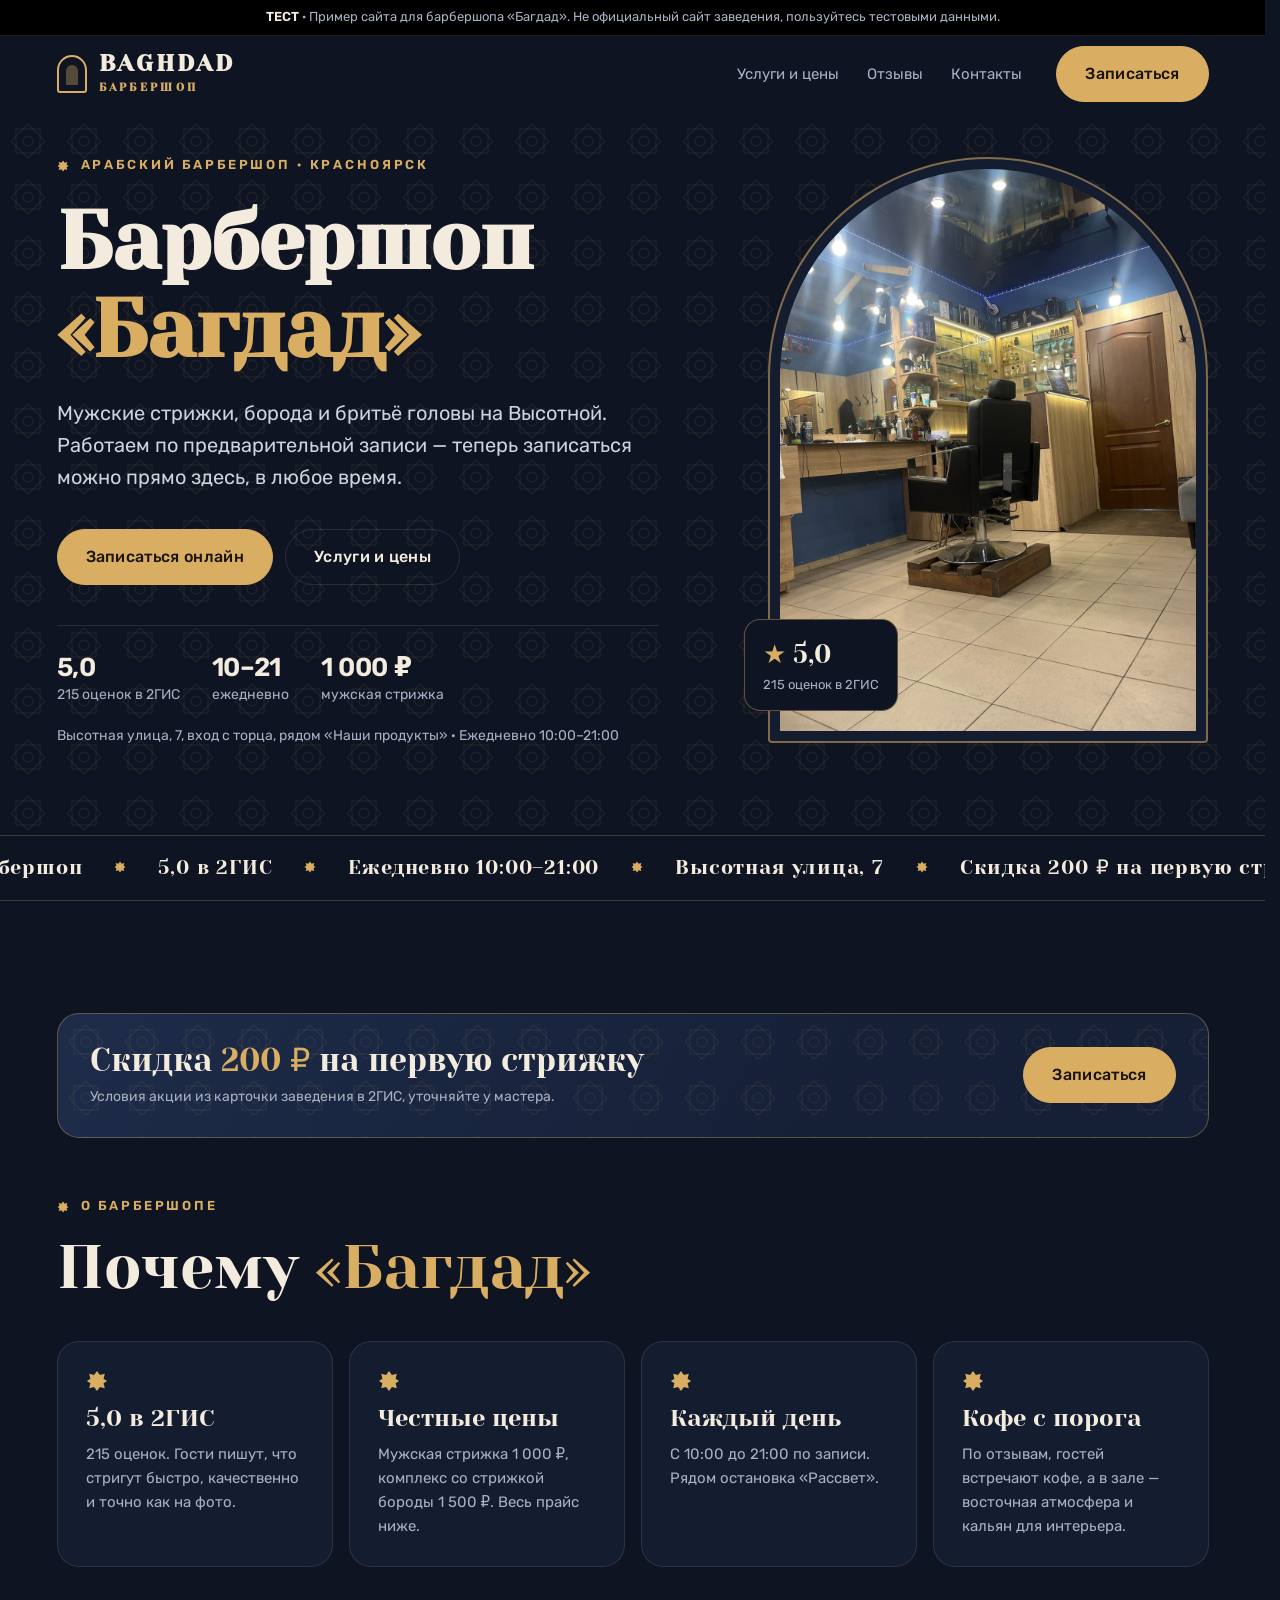
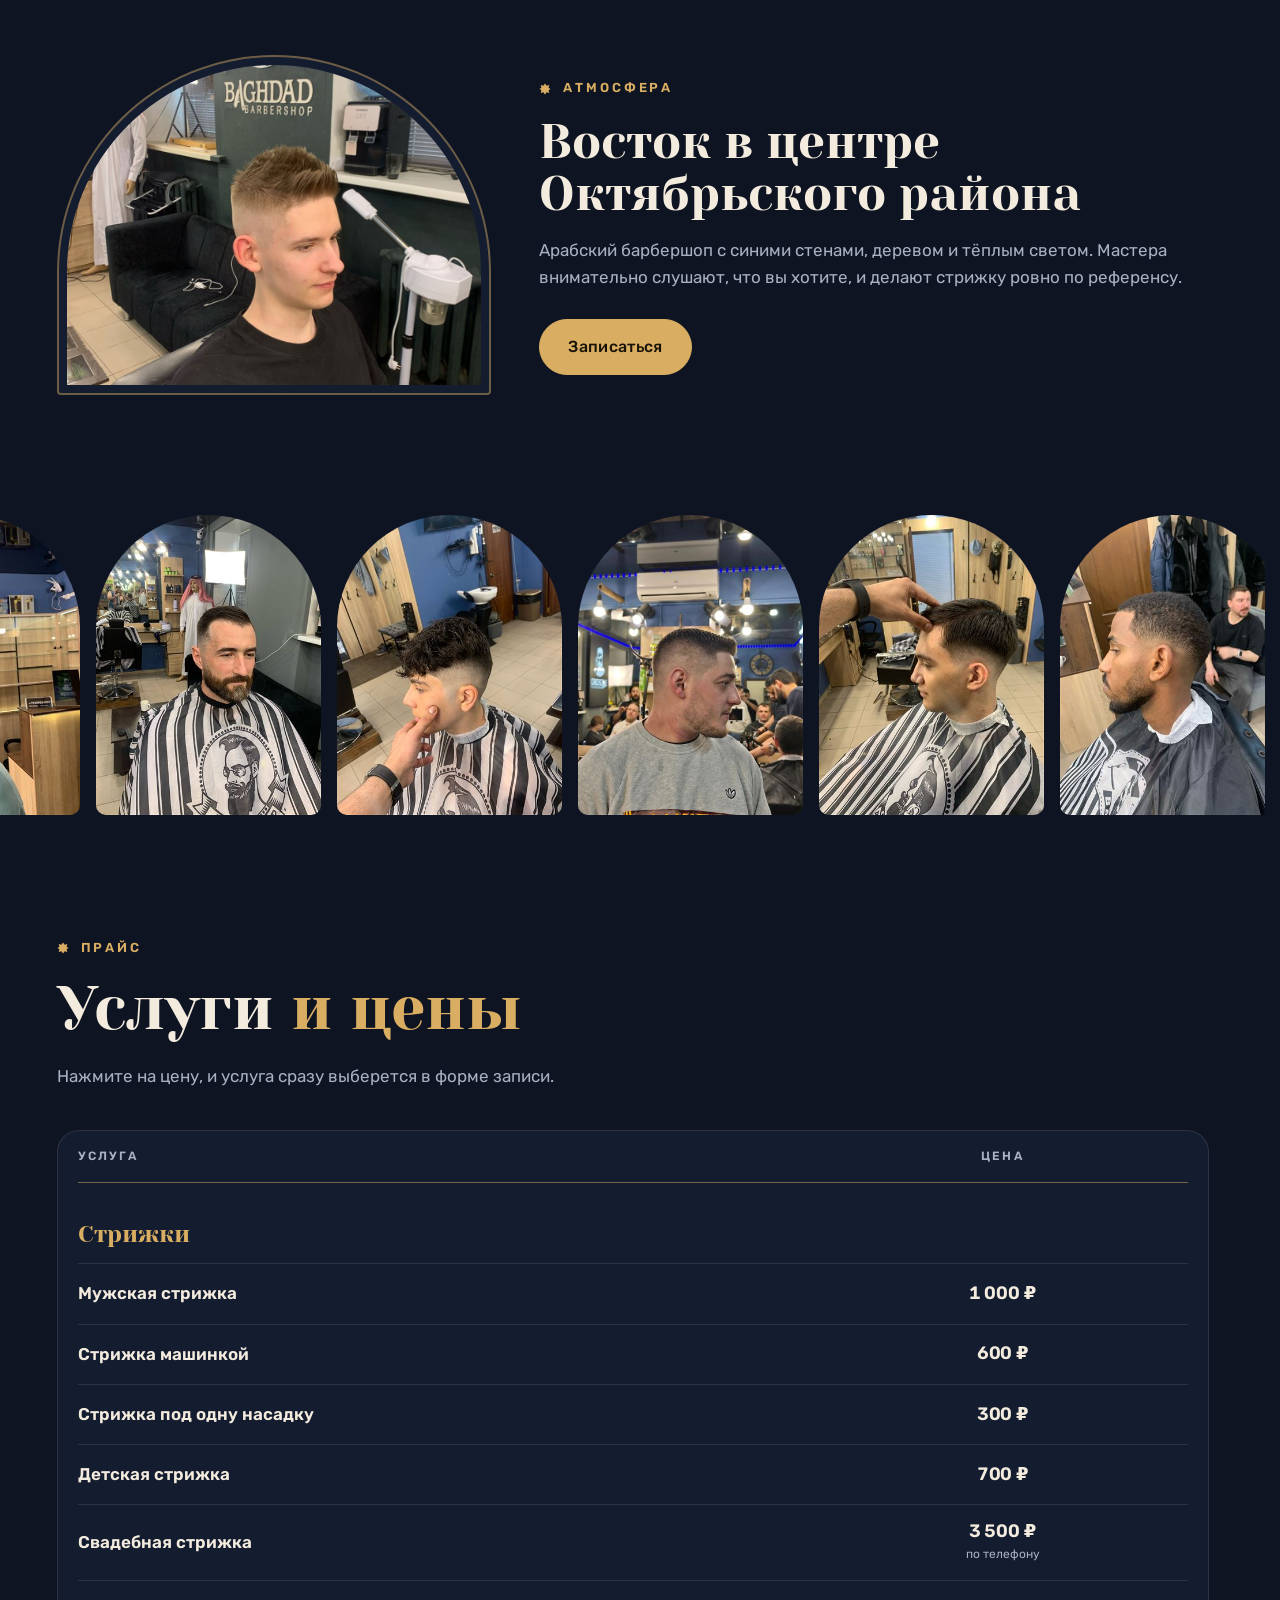
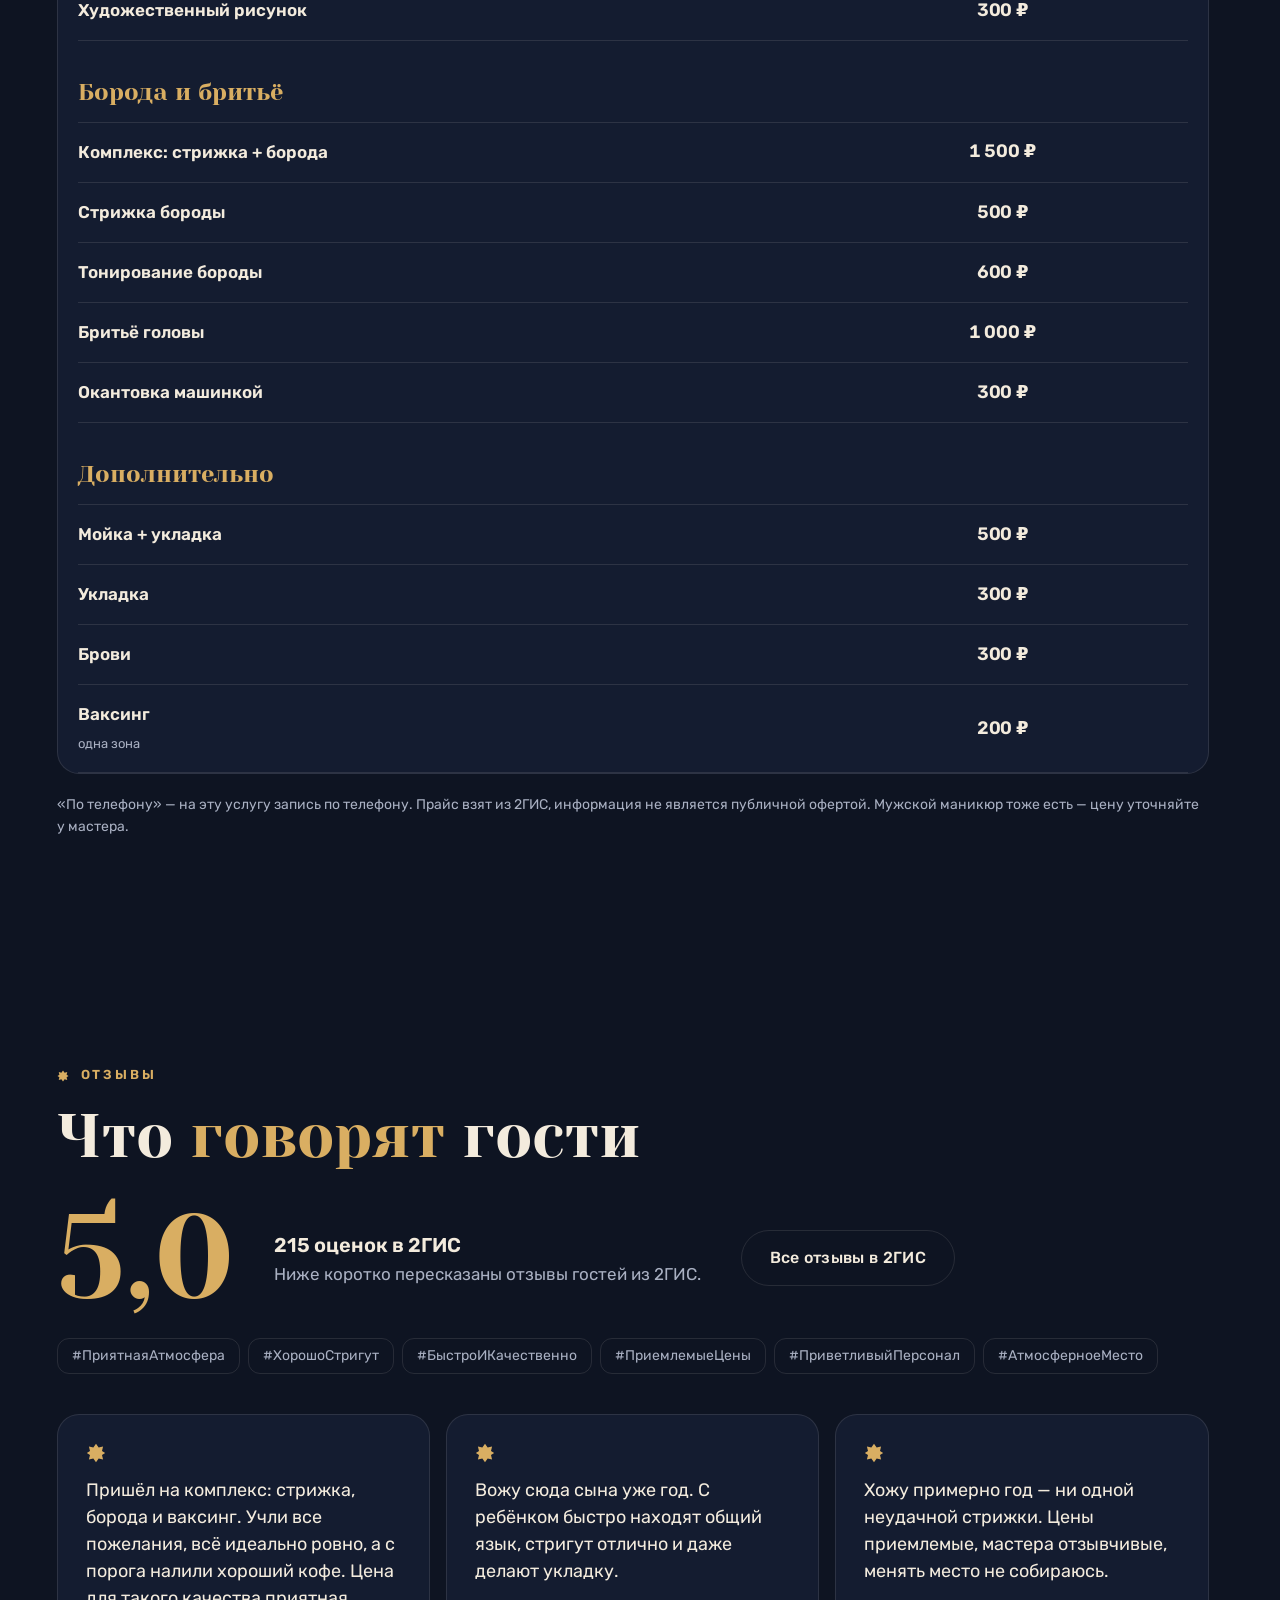
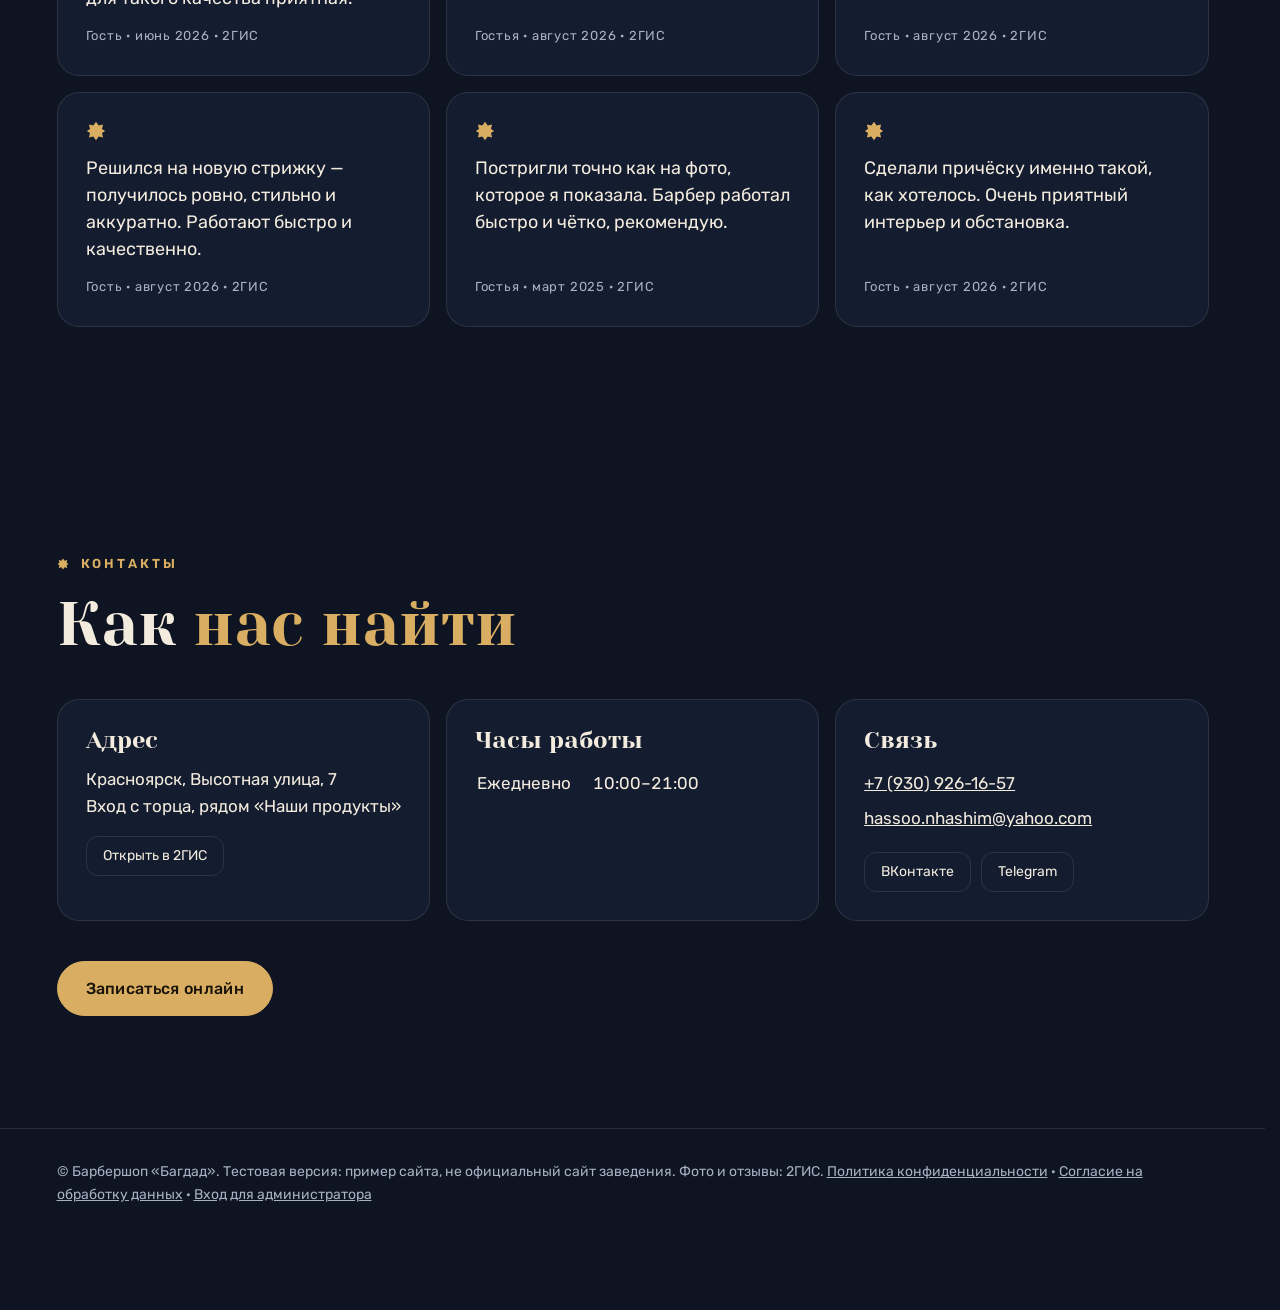
<file: index.html>
<!DOCTYPE html>
<html lang="ru">
<head>
<meta name="robots" content="noindex">
<meta charset="utf-8">
<meta name="viewport" content="width=device-width, initial-scale=1">
<title>Барбершоп «Багдад» — мужские стрижки и борода в Красноярске</title>
<meta name="description" content="Арабский барбершоп «Багдад» на Высотной, 7, Красноярск. Мужские стрижки, борода, бритьё головы. Онлайн-запись.">
<link rel="icon" type="image/png" href="favicon.png">
<link rel="apple-touch-icon" href="apple-touch-icon.png">
<link rel="stylesheet" href="fonts/fonts.css">
<style>
/* «Багдад»: ночной индиго как стены зала, латунное золото и песочный текст. Заголовки Yeseva One, текст Rubik.
   Имя переменной --gold осталось от шаблона, здесь это латунь. Шрифты свои (fonts/), без Google Fonts. */
:root{--bg:#0E1422;--bg2:#141C30;--card:#1A2440;--ink:#F3EBDD;--muted:#A9B0C2;--line:rgba(243,235,221,.11);--gold:#D9AE62;--gold-h:#E8C27E;--on-gold:#1A1408;--shade:14,20,34;
  --serif:"Yeseva One",Georgia,serif;--sans:Rubik,system-ui,sans-serif}*{box-sizing:border-box;margin:0}
/* scroll-padding: якоря не прячутся под закреплённой шапкой; scrollbar-gutter: страница не дёргается, когда открывается форма */
html{scroll-behavior:smooth;scroll-padding-top:88px;scrollbar-gutter:stable}
body{font-family:var(--sans);background:var(--bg);color:var(--ink);line-height:1.6;font-size:17px;overflow-x:hidden;-webkit-tap-highlight-color:transparent}
body.lock{overflow:hidden}
h1,h2,h3{font-family:var(--serif);font-weight:600;line-height:1.02;text-wrap:balance}
/* цены и счётчики набираем основным шрифтом: цифры ровнее и читаются лучше */
.meta b,.pc b{font-family:var(--sans)!important;font-weight:600!important;letter-spacing:-.01em}
a{color:inherit}
button,a,select,input{touch-action:manipulation}
:focus-visible{outline:2px solid var(--gold);outline-offset:3px}
.skip{position:absolute;left:16px;top:-80px;z-index:100;background:var(--gold);color:var(--on-gold);padding:12px 18px;text-decoration:none;font-weight:700}
.skip:focus{top:16px}
.ico{width:20px;height:20px;flex:none;fill:none;stroke:currentColor;stroke-width:1.6;stroke-linecap:round;stroke-linejoin:round}
.wrap{max-width:1200px;margin:0 auto;padding:0 24px}
.demo{background:#000;color:var(--muted);text-align:center;font-size:13px;padding:7px 12px;border-bottom:1px solid var(--line)}
.demo b{color:var(--ink)}
.kicker{display:inline-flex;align-items:center;gap:12px;font-size:13px;font-weight:700;letter-spacing:.22em;text-transform:uppercase;color:var(--gold)}
.kicker::before{content:"";width:32px;height:1px;background:currentColor}

/* шапка */
.top{position:sticky;top:0;z-index:40;transition:background .3s,border-color .3s;border-bottom:1px solid transparent}
.top.solid{background:rgba(var(--shade),.985);backdrop-filter:blur(10px);border-color:var(--line)}
.top .wrap{display:flex;align-items:center;gap:24px;height:76px}
.logo{display:flex;align-items:center;gap:12px;flex:none;text-decoration:none}
.logo img{display:block;width:56px;height:56px;border-radius:50%}
.logo span{font-family:var(--serif);font-size:24px;font-weight:700;letter-spacing:.14em;text-transform:uppercase}
.nav{display:flex;gap:8px;margin-left:auto}
.nav a{text-decoration:none;font-size:15px;color:var(--muted);padding:12px 10px;transition:color .2s}
.nav a:hover{color:var(--ink)}
.burger{display:none;width:44px;height:44px;border:1px solid var(--line);background:transparent;color:var(--ink);cursor:pointer;place-items:center}
.burger .ico{width:22px;height:22px}
/* кнопки: прямые углы и тонкая рамка */
.btn{display:inline-flex;align-items:center;justify-content:center;gap:10px;background:var(--gold);color:var(--on-gold);border:1px solid var(--gold);border-radius:0;font:inherit;font-weight:700;font-size:15px;letter-spacing:.08em;text-transform:uppercase;padding:14px 28px;min-height:50px;cursor:pointer;text-decoration:none;transition:background .2s,border-color .2s,transform .15s}
.btn:hover{background:var(--gold-h);border-color:var(--gold-h)}
.btn:active{transform:scale(.97)}
.btn.ghost{background:transparent;border-color:var(--line);color:var(--ink)}
.btn.ghost:hover{border-color:var(--gold);color:var(--gold)}
.btn:disabled{opacity:.5;cursor:default}

/* первый экран: текст слева, вертикальное чёрно-белое фото справа в золотой рамке со сдвигом */
.hero{padding:56px 0 96px}
.hero .wrap{display:grid;grid-template-columns:1.1fr .9fr;gap:64px;align-items:center}
.hero h1{font-size:clamp(52px,7.4vw,112px);font-weight:600;margin:20px 0 24px;letter-spacing:-.01em}
.hero h1 em{font-style:italic;color:var(--gold);font-weight:600}
.lead{font-size:clamp(17px,1.6vw,20px);color:var(--muted);max-width:30em}
.cta{display:flex;flex-wrap:wrap;gap:12px;margin:36px 0 40px}
.meta{display:grid;grid-template-columns:repeat(3,auto);gap:12px 32px;justify-content:start;padding-top:28px;border-top:1px solid var(--line)}
.meta div{display:grid;gap:2px;font-size:14px;color:var(--muted)}
.meta b{font-size:26px;line-height:1.1;color:var(--ink)}
.meta .star{color:var(--gold);font-size:20px}
.shot{position:relative;justify-self:end;width:min(100%,460px)}
.shot::before{content:"";position:absolute;inset:24px -24px -24px 24px;border:1px solid var(--gold);opacity:.55}
/* height:auto обязателен: иначе атрибут height у картинки растягивает её на все 1649 пикселей */
.shot img{position:relative;display:block;width:100%;height:auto;aspect-ratio:4/5;max-height:calc(100vh - 170px);object-fit:cover;object-position:50% 70%;filter:grayscale(1) contrast(1.05)}
.shot figcaption{position:absolute;left:-28px;bottom:40px;background:var(--bg);border:1px solid var(--line);padding:14px 18px;font-size:14px;color:var(--muted);max-width:250px}
.shot figcaption b{display:block;font-family:var(--serif);font-size:21px;line-height:1.15;margin-bottom:4px;color:var(--ink);font-weight:600}
@media (max-width:900px){
  .hero{padding:24px 0 72px}
  .hero .wrap{grid-template-columns:1fr;gap:40px}
  .shot{justify-self:stretch;width:auto;order:-1}
  .shot img{aspect-ratio:4/3;max-height:none;object-position:50% 70%}
  .shot::before{inset:14px -10px -14px 10px}
  .shot figcaption{left:12px;bottom:12px;padding:10px 14px;font-size:13px}
  .shot figcaption b{font-size:17px}
  .meta{grid-template-columns:repeat(2,auto)}
}
@media (max-width:760px){
  .top .wrap{gap:12px}
  .top .btn{margin-left:auto;padding:10px 16px;min-height:44px;font-size:13px}
  .burger{display:grid}
  .nav{display:none;position:absolute;left:0;right:0;top:100%;flex-direction:column;gap:0;margin:0;padding:8px 24px 16px;background:rgba(var(--shade),.97);backdrop-filter:blur(8px);border-bottom:1px solid var(--line)}
  .nav.open{display:flex;animation:drop .2s ease-out}
  .nav a{font-size:17px;color:var(--ink);padding:14px 0;border-bottom:1px solid var(--line)}
  .nav a:last-child{border-bottom:0}
}
@keyframes drop{from{opacity:0;transform:translateY(-8px)}}

/* бегущая строка: тонкая, без заливки, с золотыми ромбами */
.ticker{border-block:1px solid var(--line);overflow:hidden;white-space:nowrap;padding:16px 0;font-family:var(--serif);font-size:22px;font-style:italic;color:var(--ink)}
/* дорожка из двух одинаковых половин; её прокручивает скрипт (scrollLeft), а не transform: Safari на iPhone не рисует длинную сдвигаемую полосу */
.ticker .track{display:flex;width:max-content;gap:32px;padding-right:32px}
.ticker span{flex:none}
.ticker span::after{content:"◆";font-style:normal;font-size:10px;color:var(--gold);margin-left:32px;vertical-align:4px}

main{overflow-x:clip}
section{padding:112px 0}
h2{font-size:clamp(40px,6vw,76px);margin:14px 0 40px}
h2 em{font-style:italic;color:var(--gold)}
.sub{color:var(--muted);max-width:40em;margin:-20px 0 40px}

/* преимущества: нумерованные колонки с тонкими разделителями */
.feats{display:grid;grid-template-columns:repeat(4,1fr);border-top:1px solid var(--line)}
.feat{padding:32px 28px 8px 0}
.feat+.feat{padding-left:28px;border-left:1px solid var(--line)}
.feat .n{font-family:var(--serif);font-size:20px;color:var(--gold);font-style:italic}
.feat h3{font-size:30px;margin:14px 0 10px}
.feat p{color:var(--muted);font-size:15px}
@media (max-width:900px){.feats{grid-template-columns:1fr 1fr}.feat:nth-child(3){padding-left:0;border-left:0}.feat:nth-child(n+3){border-top:1px solid var(--line)}}
@media (max-width:560px){.feats{grid-template-columns:1fr}.feat,.feat+.feat{padding:24px 0;border-left:0}.feat+.feat{border-top:1px solid var(--line)}}
.about{display:grid;grid-template-columns:1.25fr 1fr;gap:48px;align-items:end;margin-top:88px}
.about img{width:100%;height:auto;aspect-ratio:3/2;object-fit:cover;display:block;filter:grayscale(.35)}
.about h3{font-size:clamp(34px,4vw,48px);margin:14px 0 16px}
.about p{color:var(--muted)}
@media (max-width:900px){.about{grid-template-columns:1fr;gap:28px;margin-top:64px}}

/* лента фото: прямая, без наклона, фото в серых тонах и цветные при наведении */
.film{border-block:1px solid var(--line);padding:24px 0;background:var(--bg2)}
.reel{overflow:hidden}
/* padding-right = gap, чтобы две половины дорожки были ровно одинаковой ширины */
.strip{display:flex;gap:16px;padding-right:16px;width:max-content}
.strip img{height:300px;width:auto;display:block;filter:grayscale(1);transition:filter .4s}
.strip img:hover{filter:none}
@media (max-width:760px){.strip img{height:200px}}

/* прайс: строки услуг, по столбцу на уровень мастера (число столбцов задаёт скрипт через --n) */
.ptable{border-top:1px solid var(--gold)}
.pr{display:grid;grid-template-columns:minmax(0,2fr) repeat(var(--n,3),minmax(0,1fr));align-items:center;border-bottom:1px solid var(--line)}
.pr>*{padding:16px 12px}
.pr>:first-child{padding-left:0}
.pr.head{background:var(--bg);position:sticky;top:76px;z-index:2;border-bottom-color:var(--gold)}
.pr.head span{font-size:12px;font-weight:700;letter-spacing:.18em;text-transform:uppercase;color:var(--muted)}
.pr.head span:not(:first-child){text-align:center}
.pr.head small{display:block}
.pgrp{padding:40px 0 10px;font-family:var(--serif);font-size:32px;font-style:italic;color:var(--gold);border-bottom:1px solid var(--line)}
.pn b{font-weight:600;display:block;font-size:17px}
.pn small{color:var(--muted);font-size:13px}
.pc{display:grid;justify-items:center;gap:2px;text-align:center}
.pc b{font-size:19px;white-space:nowrap;font-variant-numeric:tabular-nums;line-height:1.2}
.pc small{color:var(--muted);font-size:12px}
button.pc{font:inherit;color:var(--ink);background:transparent;border:1px solid transparent;margin:6px;padding:8px 6px;cursor:pointer;transition:background .2s,border-color .2s}
button.pc:hover{border-color:var(--gold);background:rgba(201,168,106,.08)}
.pc.none{color:var(--muted)}
.pnote{color:var(--muted);font-size:14px;margin-top:20px}
@media (max-width:700px){
  .pr{grid-template-columns:repeat(var(--n,3),minmax(0,1fr))}
  .pr .pn{grid-column:1/-1;padding-bottom:0}
  .pr.head span:first-child{display:none}
  .pr>*{padding:10px 6px}
  .pc b{font-size:18px}
}

/* мастера */
.masters{display:grid;grid-template-columns:repeat(auto-fill,minmax(230px,1fr));gap:24px}
.mc{display:flex;flex-direction:column;border:1px solid var(--line);background:var(--bg2)}
.ph{position:relative;aspect-ratio:4/5;background:radial-gradient(circle at 50% 35%,#26262A,#0E0E10 70%);display:grid;place-items:center;overflow:hidden}
.ph b{font-family:var(--serif);font-size:84px;font-style:italic;color:var(--gold);font-weight:600}
.ph img{position:absolute;inset:0;width:100%;height:100%;object-fit:cover;filter:grayscale(1)}
.mi{padding:20px 22px 24px;display:grid;gap:4px;flex:1}
.mi h3{font-size:32px}
.mi small{color:var(--gold);font-size:12px;font-weight:700;letter-spacing:.16em;text-transform:uppercase}
.mi .btn{margin-top:16px;justify-self:start;min-height:44px;padding:10px 18px;font-size:13px}

/* отзывы: цитаты с большой кавычкой */
.rate{display:flex;flex-wrap:wrap;align-items:center;gap:20px 40px;margin-bottom:32px}
.rate .big{font-family:var(--serif);font-size:120px;line-height:.8;color:var(--gold)}
.rate p{color:var(--muted)}
.rate p b{color:var(--ink);display:block;font-size:20px}
.tags{display:flex;flex-wrap:wrap;gap:8px;margin-bottom:40px}
.tags span{border:1px solid var(--line);padding:6px 14px;font-size:14px;color:var(--muted)}
.revs{display:grid;grid-template-columns:repeat(auto-fill,minmax(320px,1fr));gap:0;border-top:1px solid var(--line)}
.rev{padding:32px 28px 32px 0;border-bottom:1px solid var(--line);display:flex;flex-direction:column;gap:14px}
.rev::before{content:"“";font-family:var(--serif);font-size:72px;line-height:.5;color:var(--gold);height:28px}
.rev p{font-family:var(--serif);font-size:24px;line-height:1.3}
.rev footer{margin-top:auto;color:var(--muted);font-size:13px;letter-spacing:.06em}

/* контакты */
.contacts{display:grid;grid-template-columns:repeat(3,1fr);gap:0;border-top:1px solid var(--line)}
.contacts>div{padding:28px 28px 28px 0}
.contacts>div+div{padding-left:28px;border-left:1px solid var(--line)}
.contacts h3{font-size:28px;margin-bottom:12px}
.contacts p a{display:inline-block;padding:4px 0}
.contacts td{padding:2px 20px 2px 0;font-variant-numeric:tabular-nums}
@media (max-width:900px){.contacts{grid-template-columns:1fr}.contacts>div+div{padding-left:0;border-left:0;border-top:1px solid var(--line)}}
.links{display:flex;flex-wrap:wrap;gap:10px;margin-top:16px}
.links a{display:inline-flex;align-items:center;min-height:40px;font-size:14px;border:1px solid var(--line);padding:6px 16px;text-decoration:none;transition:border-color .2s,color .2s}
.links a:hover{border-color:var(--gold);color:var(--gold)}
.foot{padding:32px 0 104px;color:var(--muted);font-size:14px;border-top:1px solid var(--line)}
.foot a{color:var(--muted)}

/* круглая кнопка записи: появляется, когда первый экран с его кнопками уехал */
.fab{position:fixed;right:24px;bottom:calc(24px + env(safe-area-inset-bottom));z-index:45;width:64px;height:64px;border-radius:50%;background:var(--gold);color:var(--on-gold);border:0;cursor:pointer;display:grid;place-items:center;box-shadow:0 10px 30px rgba(0,0,0,.5);transition:transform .25s,opacity .25s,visibility .25s}
.fab:hover{transform:scale(1.08) rotate(-10deg);background:var(--gold-h)}
.fab:active{transform:scale(.94)}
.fab svg{width:28px;height:28px}
.fab.off,body.lock .fab{opacity:0;visibility:hidden;transform:scale(.6)}

/* выезжающая форма записи: закрывается быстрее, чем открывается */
.ovl{position:fixed;inset:0;z-index:60;background:rgba(0,0,0,.66);opacity:0;visibility:hidden;transition:opacity .25s,visibility .25s}
.drawer{position:fixed;top:0;right:0;bottom:0;z-index:61;width:min(520px,100%);background:var(--bg2);border-left:1px solid var(--gold);transform:translateX(100%);transition:transform .3s cubic-bezier(.4,0,1,1),visibility 0s linear .3s;display:flex;flex-direction:column;visibility:hidden}
.open .ovl{opacity:1;visibility:visible;transition-duration:.35s}
.open .drawer{transform:none;visibility:visible;transition:transform .45s cubic-bezier(.22,.9,.3,1),visibility 0s}
.dh{display:flex;align-items:center;justify-content:space-between;padding:20px 24px;border-bottom:1px solid var(--line)}
.dh h2{font-size:40px;margin:0;font-style:italic}
.dh h2:focus{outline:none}
.x{width:44px;height:44px;border:1px solid var(--line);background:transparent;color:var(--ink);cursor:pointer;display:grid;place-items:center;transition:border-color .2s}
.x:hover{border-color:var(--gold)}
.db{flex:1;overflow-y:auto;padding:24px;overscroll-behavior:contain}
@media (prefers-reduced-motion:reduce){
  html{scroll-behavior:auto}
  .drawer,.open .drawer,.ovl,.fab,.btn,.strip img{transition:none!important}
  .nav.open{animation:none}
}

form{display:grid;gap:16px}
label{font-weight:600;font-size:15px;display:grid;gap:6px}
.req{color:var(--gold)}
.hint{font-weight:400;font-size:13px;color:var(--muted)}
input,select{font:inherit;font-size:16px;padding:12px 14px;min-height:48px;border:1px solid var(--line);background:var(--card);color:var(--ink);border-radius:0;width:100%;transition:border-color .2s}
/* свой вид списков: Safari иначе рисует их светлыми, и текст на тёмной теме не читается */
select{-webkit-appearance:none;appearance:none;padding-right:44px;background:var(--card) url("data:image/svg+xml,%3Csvg xmlns='http://www.w3.org/2000/svg' viewBox='0 0 24 24' fill='none' stroke='%23D9AE62' stroke-width='2'%3E%3Cpath d='m6 9 6 6 6-6'/%3E%3C/svg%3E") no-repeat right 14px center/18px}
select option{background:var(--card);color:var(--ink)}
input:focus,select:focus{border-color:var(--gold);outline:none}
input:user-invalid{border-color:#E08A7A}
.sum{font-size:15px;color:var(--muted);margin-top:-6px}
.sum a{color:var(--muted);text-decoration:underline dotted;text-underline-offset:3px}
.sum a:hover{color:var(--gold)}
.sum b{color:var(--ink)}
.field{display:grid;gap:8px}
.lbl{font-weight:600;font-size:15px}
.cal{border:1px solid var(--line);background:var(--card);padding:12px}
.cal-h{display:flex;align-items:center;justify-content:space-between;margin-bottom:8px;font-weight:600}
.cal-h button{font:inherit;font-size:22px;color:var(--ink);background:none;border:0;cursor:pointer;min-width:44px;min-height:44px}
.cal-h button:hover:not(:disabled){background:rgba(242,238,230,.06)}
.cal-h button:disabled{opacity:.25;cursor:default}
.cal-g{display:grid;grid-template-columns:repeat(7,1fr);gap:4px;text-align:center}
.cal-w{color:var(--muted);font-size:13px;padding-bottom:4px}
.cal-d{font:inherit;font-weight:600;color:var(--ink);background:none;border:0;min-height:44px;cursor:pointer;font-variant-numeric:tabular-nums;transition:background .15s}
.cal-d:hover:not(:disabled){background:rgba(242,238,230,.06)}
.cal-d:disabled{color:var(--muted);opacity:.35;cursor:default;font-weight:400}
.cal-t{display:block;margin:8px auto 0;font:inherit;font-size:14px;color:var(--muted);background:none;border:0;cursor:pointer;min-height:44px;padding:0 16px}
.slot{font:inherit;font-weight:600;color:var(--ink);background:var(--card);border:1px solid var(--line);cursor:pointer;padding:10px 0;min-height:44px;font-variant-numeric:tabular-nums;transition:border-color .15s,background .15s}
.slot:hover{border-color:var(--gold)}
.cal-d.on,.slot.on{background:var(--gold);border-color:var(--gold);color:var(--on-gold)}
.picked{font-weight:600;margin:4px 0}
.grp{font-family:var(--serif);font-style:italic;font-size:20px;color:var(--gold);margin:14px 0 8px}
.slots{display:grid;grid-template-columns:repeat(auto-fill,minmax(76px,1fr));gap:8px}
.consent{display:flex;gap:10px;align-items:flex-start;font-weight:400;font-size:14px;color:var(--muted)}
.consent input{flex:none;width:20px;height:20px;min-height:0;padding:0;margin-top:3px;accent-color:var(--gold)}
.consent a{color:var(--ink)}
.ok,.err{display:none;padding:16px;margin-top:16px}
.ok{border:1px solid var(--gold);background:var(--card)}
.err{border:1px solid #E08A7A;color:#F0B5A8}

/* ===== стиль «Багдада» поверх шаблона: ночной индиго как стены зала, латунь, арки и восточный орнамент ===== */
/* восьмиконечная звезда для орнамента и маркеров (SVG прямо в CSS) */
:root{--star:url("data:image/svg+xml,%3Csvg xmlns='http://www.w3.org/2000/svg' viewBox='0 0 24 24'%3E%3Cpath fill='%23000' d='M12 1l3.2 4.5 5.3-1.3-1.3 5.3L23 12l-3.8 2.5 1.3 5.3-5.3-1.3L12 23l-3.2-4.5-5.3 1.3 1.3-5.3L1 12l3.8-2.5L3.5 4.2l5.3 1.3z'/%3E%3C/svg%3E");
  --pattern:url("data:image/svg+xml,%3Csvg xmlns='http://www.w3.org/2000/svg' width='56' height='56' viewBox='0 0 56 56'%3E%3Cg fill='none' stroke='%23D9AE62' stroke-opacity='.10' stroke-width='1'%3E%3Crect x='16' y='16' width='24' height='24'/%3E%3Crect x='16' y='16' width='24' height='24' transform='rotate(45 28 28)'/%3E%3Ccircle cx='28' cy='28' r='5'/%3E%3C/g%3E%3C/svg%3E")}
h1,h2,h3{font-weight:400;letter-spacing:0;line-height:1.08}
h1 em,h2 em,.hero h1 em{font-style:normal;color:var(--gold)}
h2{font-size:clamp(34px,4.8vw,62px)}
.top.solid{background:var(--bg);backdrop-filter:none} /* сплошная шапка: с размытием Safari пропускает сквозь неё бегущую строку */
.btn{border-radius:999px;letter-spacing:.02em;text-transform:none;font-size:16px;font-weight:500}
.burger,.x,.links a,.tags span,input,select,.cal,.slot,.cal-d,.cal-h button{border-radius:12px}
.kicker::before{width:12px;height:12px;background:var(--gold);-webkit-mask:var(--star) center/contain no-repeat;mask:var(--star) center/contain no-repeat}
.logo{flex-direction:row;align-items:center;gap:12px}
.logo .arch{width:30px;height:38px;border:2px solid var(--gold);border-radius:15px 15px 3px 3px;position:relative}
.logo .arch::after{content:"";position:absolute;inset:8px 7px 6px;border-radius:8px 8px 1px 1px;background:var(--gold);opacity:.35}
.logo .wm{display:block;font-family:var(--serif);font-size:24px;letter-spacing:.12em;line-height:1}
.logo small{display:block;font-size:11px;letter-spacing:.3em;text-transform:uppercase;color:var(--gold);margin-top:4px}

/* первый экран: текст слева на орнаменте, фото справа в арке */
.hero{padding:40px 0 88px;background:var(--pattern) 0 0/56px 56px}
.hero .wrap{display:grid;grid-template-columns:1.1fr .9fr;gap:56px;align-items:center}
.hero h1{font-size:clamp(46px,6.4vw,96px);margin:18px 0 22px}
.lead{color:#CFD3DE}
.arch-photo{position:relative;justify-self:end;width:min(100%,440px)}
.arch-photo img{display:block;width:100%;height:auto;aspect-ratio:3/4;object-fit:cover;border-radius:999px 999px 18px 18px;border:2px solid rgba(217,174,98,.55);padding:10px;background:var(--bg2)}
.arch-photo .badge{position:absolute;left:-24px;bottom:32px;padding:14px 18px;border-radius:16px;background:var(--bg);border:1px solid rgba(217,174,98,.4);font-size:13px;color:var(--muted)}
.arch-photo .badge b{display:block;font-family:var(--serif);font-size:26px;color:var(--ink);font-weight:400}
.arch-photo .badge b span{color:var(--gold)}
.hloc{display:block;margin-top:18px;font-size:14px;color:var(--muted)}
@media (max-width:900px){
  .hero{padding:20px 0 64px}
  .hero .wrap{grid-template-columns:1fr;gap:28px}
  .arch-photo{order:-1;justify-self:center;width:min(78%,300px)}
  .arch-photo img{aspect-ratio:4/5}
  .arch-photo .badge{left:-8px;bottom:16px}
}
@media (max-width:760px){.logo .wm{font-size:20px}}

.promo{display:flex;flex-wrap:wrap;align-items:center;justify-content:space-between;gap:16px 32px;margin-bottom:56px;padding:28px 32px;border-radius:22px;background:var(--pattern) 0 0/56px 56px,linear-gradient(120deg,#1E2C4A,#152036 70%);border:1px solid rgba(217,174,98,.35)}
.promo b{display:block;font-family:var(--serif);font-weight:400;font-size:clamp(24px,2.8vw,32px);line-height:1.2}
.promo b em{font-style:normal;color:var(--gold)}
.promo small{display:block;margin-top:6px;color:var(--muted);font-size:14px}
.feats{border-top:0;gap:16px}
.feat,.feat+.feat{padding:28px;border:1px solid var(--line);border-radius:22px;background:var(--bg2)}
.feat .n{display:block;width:22px;height:22px;font-size:0;background:var(--gold);-webkit-mask:var(--star) center/contain no-repeat;mask:var(--star) center/contain no-repeat}
.feat h3{font-size:24px}
@media (max-width:900px){.feat:nth-child(n+3){border-top:1px solid var(--line)}.feat:nth-child(3){padding-left:28px;border-left:1px solid var(--line)}}
@media (max-width:560px){.feat,.feat+.feat{padding:24px;border:1px solid var(--line)}}
/* фото не выше текста: на компьютере рядом с ним, на телефоне над ним */
.about{grid-template-columns:.65fr 1fr;align-items:center}
.about img{border-radius:999px 999px 18px 18px;aspect-ratio:4/5;filter:none;max-height:340px;border:2px solid rgba(217,174,98,.45);padding:8px;background:var(--bg2)}
@media (max-width:900px){.about{grid-template-columns:1fr;gap:24px}.about img{aspect-ratio:4/3;max-height:none;border-radius:160px 160px 18px 18px}}
.film{border:0;background:transparent;padding:8px 0}
.strip img{border-radius:160px 160px 14px 14px;filter:none}
.ptable{border-top:0;border-radius:22px;background:var(--bg2);border:1px solid var(--line);overflow:clip;padding:0 20px}
.pr.head{background:var(--bg2);border-bottom-color:rgba(217,174,98,.5)}
.pgrp{font-style:normal;font-family:var(--serif);font-size:24px;padding-top:32px}
.pc b{font-size:18px}
@media (max-width:700px){.ptable{padding:0 12px}.pr.head span{font-size:11px;letter-spacing:.06em}
  /* цена одна — на телефоне держим её справа в той же строке, что и название */
  .pr{grid-template-columns:minmax(0,1fr) auto}.pr .pn{grid-column:auto;padding-bottom:10px}.pr.head span:first-child{display:block}}
.revs{gap:16px;border-top:0}
.rev{padding:28px;border:1px solid var(--line);border-radius:22px;background:var(--bg2)}
.rev::before{content:"";width:20px;height:20px;background:var(--gold);-webkit-mask:var(--star) center/contain no-repeat;mask:var(--star) center/contain no-repeat}
.rev p{font-family:var(--sans);font-size:18px;line-height:1.5}
.rate .big{font-weight:400}
.contacts{border-top:0;gap:16px}
.contacts>div,.contacts>div+div{padding:28px;border:1px solid var(--line);border-radius:22px;background:var(--bg2)}
.contacts h3{font-size:24px}
.grp{font-style:normal;font-family:var(--sans);font-weight:500;font-size:13px;letter-spacing:.12em;text-transform:uppercase}
.dh h2{font-style:normal;font-size:32px}
.drawer{border-left-color:rgba(217,174,98,.5)}
.ticker{font-family:var(--serif);font-style:normal;font-size:20px;letter-spacing:.04em;border-color:rgba(217,174,98,.25)}
.ticker span::after{content:"";display:inline-block;width:12px;height:12px;margin-left:32px;vertical-align:1px;background:var(--gold);-webkit-mask:var(--star) center/contain no-repeat;mask:var(--star) center/contain no-repeat}
/* имён мастеров в открытых данных нет: блок мастеров скрыт, на сайте один «свободный мастер» */
#mastera{display:none}
</style>
</head>
<body>
<a class="skip" href="#uslugi">Перейти к услугам и ценам</a>
<div class="demo" role="note"><b>ТЕСТ</b> · Пример сайта для барбершопа «Багдад». Не официальный сайт заведения, пользуйтесь тестовыми данными.</div>

<header class="top" id="top">
  <div class="wrap">
    <!-- надпись вместо логотипа: файла логотипа в хорошем качестве нет, попросить у владельца -->
    <a class="logo" href="#" aria-label="Барбершоп «Багдад», наверх"><span class="arch" aria-hidden="true"></span><span><span class="wm">BAGHDAD</span><small>барбершоп</small></span></a>
    <nav class="nav" id="nav" aria-label="Разделы">
      <a href="#uslugi">Услуги и цены</a><a href="#otzyvy">Отзывы</a><a href="#kontakty">Контакты</a>
    </nav>
    <button class="btn" type="button" data-book>Записаться</button>
    <button class="burger" type="button" id="burger" aria-label="Открыть меню" aria-expanded="false" aria-controls="nav"><svg class="ico" viewBox="0 0 24 24" aria-hidden="true"><path d="M4 7h16M4 12h16M4 17h16"/></svg></button>
  </div>
</header>

<section class="hero" aria-label="Барбершоп «Багдад»">
  <div class="wrap">
    <div>
      <span class="kicker">Арабский барбершоп · Красноярск</span>
      <h1>Барбершоп <em>«Багдад»</em></h1>
      <p class="lead">Мужские стрижки, борода и бритьё головы на Высотной. Работаем по предварительной записи — теперь записаться можно прямо здесь, в любое время.</p>
      <div class="cta">
        <button class="btn" type="button" data-book>Записаться онлайн</button>
        <a class="btn ghost" href="#uslugi">Услуги и цены</a>
      </div>
      <div class="meta">
        <div><b>5,0</b>215 оценок в 2ГИС</div>
        <div><b>10–21</b>ежедневно</div>
        <div><b>1 000 ₽</b>мужская стрижка</div>
      </div>
      <span class="hloc"><span id="haddr"></span> · <span id="hhrs"></span></span>
    </div>
    <figure class="arch-photo">
      <img src="img/hero.jpg" width="1100" height="1466" alt="Зал барбершопа «Багдад»: кресло мастера, синие стены и деревянные стеллажи">
      <figcaption class="badge"><b><span>★</span> 5,0</b>215 оценок в 2ГИС</figcaption>
    </figure>
  </div>
</section>

<div class="ticker" aria-hidden="true"><div class="track" id="tick"></div></div>

<main>
  <section id="pochemu">
    <div class="wrap">
      <div class="promo">
        <div><b>Скидка <em>200 ₽</em> на первую стрижку</b><small>Условия акции из карточки заведения в 2ГИС, уточняйте у мастера.</small></div>
        <button class="btn" type="button" data-book>Записаться</button>
      </div>
      <span class="kicker">О барбершопе</span>
      <h2>Почему <em>«Багдад»</em></h2>
      <div class="feats">
        <div class="feat"><span class="n">01</span><h3>5,0 в 2ГИС</h3><p>215 оценок. Гости пишут, что стригут быстро, качественно и точно как на фото.</p></div>
        <div class="feat"><span class="n">02</span><h3>Честные цены</h3><p>Мужская стрижка 1 000 ₽, комплекс со стрижкой бороды 1 500 ₽. Весь прайс ниже.</p></div>
        <div class="feat"><span class="n">03</span><h3>Каждый день</h3><p>С 10:00 до 21:00 по записи. Рядом остановка «Рассвет».</p></div>
        <div class="feat"><span class="n">04</span><h3>Кофе с порога</h3><p>По отзывам, гостей встречают кофе, а в зале — восточная атмосфера и кальян для интерьера.</p></div>
      </div>
      <div class="about">
        <img src="img/about.jpg" width="1000" height="1333" alt="Фирменный баннер BAGHDAD barbershop и зал барбершопа" loading="lazy">
        <div>
          <span class="kicker">Атмосфера</span>
          <h3>Восток в центре Октябрьского района</h3>
          <p>Арабский барбершоп с синими стенами, деревом и тёплым светом. Мастера внимательно слушают, что вы хотите, и делают стрижку ровно по референсу.</p>
          <p style="margin-top:28px"><button class="btn" type="button" data-book>Записаться</button></p>
        </div>
      </div>
    </div>
  </section>

  <div class="film" aria-label="Фото барбершопа"><div class="reel"><div class="strip" id="strip"></div></div></div>

  <section id="uslugi">
    <div class="wrap">
      <span class="kicker">Прайс</span>
      <h2>Услуги <em>и цены</em></h2>
      <p class="sub">Нажмите на цену, и услуга сразу выберется в форме записи.</p>
      <div class="ptable" id="prices"></div>
      <p class="pnote">«По телефону» — на эту услугу запись по телефону. Прайс взят из 2ГИС, информация не является публичной офертой. Мужской маникюр тоже есть — цену уточняйте у мастера.</p>
    </div>
  </section>

  <section id="mastera">
    <div class="wrap">
      <span class="kicker">Команда</span>
      <h2>Наши <em>мастера</em></h2>
      <div class="masters" id="masters"></div>
    </div>
  </section>

  <section id="otzyvy">
    <div class="wrap">
      <span class="kicker">Отзывы</span>
      <h2>Что <em>говорят</em> гости</h2>
      <div class="rate">
        <div class="big">5,0</div>
        <p><b>215 оценок в 2ГИС</b>Ниже коротко пересказаны отзывы гостей из 2ГИС.</p>
        <a class="btn ghost" href="https://2gis.ru/krasnoyarsk/firm/70000001035151935/tab/reviews" target="_blank" rel="noopener">Все отзывы в 2ГИС</a>
      </div>
      <div class="tags" aria-label="О чём чаще пишут в отзывах">
        <span>#ПриятнаяАтмосфера</span><span>#ХорошоСтригут</span><span>#БыстроИКачественно</span><span>#ПриемлемыеЦены</span><span>#ПриветливыйПерсонал</span><span>#АтмосферноеМесто</span>
      </div>
      <div class="revs">
        <article class="rev"><p>Пришёл на комплекс: стрижка, борода и ваксинг. Учли все пожелания, всё идеально ровно, а с порога налили хороший кофе. Цена для такого качества приятная.</p><footer>Гость · июнь 2026 · 2ГИС</footer></article>
        <article class="rev"><p>Вожу сюда сына уже год. С ребёнком быстро находят общий язык, стригут отлично и даже делают укладку.</p><footer>Гостья · август 2026 · 2ГИС</footer></article>
        <article class="rev"><p>Хожу примерно год — ни одной неудачной стрижки. Цены приемлемые, мастера отзывчивые, менять место не собираюсь.</p><footer>Гость · август 2026 · 2ГИС</footer></article>
        <article class="rev"><p>Решился на новую стрижку — получилось ровно, стильно и аккуратно. Работают быстро и качественно.</p><footer>Гость · август 2026 · 2ГИС</footer></article>
        <article class="rev"><p>Постригли точно как на фото, которое я показала. Барбер работал быстро и чётко, рекомендую.</p><footer>Гостья · март 2025 · 2ГИС</footer></article>
        <article class="rev"><p>Сделали причёску именно такой, как хотелось. Очень приятный интерьер и обстановка.</p><footer>Гость · август 2026 · 2ГИС</footer></article>
      </div>
    </div>
  </section>

  <section id="kontakty">
    <div class="wrap">
      <span class="kicker">Контакты</span>
      <h2>Как <em>нас найти</em></h2>
      <div class="contacts">
        <div><h3>Адрес</h3><p id="addr"></p><div class="links"><a href="https://2gis.ru/krasnoyarsk/firm/70000001035151935" target="_blank" rel="noopener">Открыть в 2ГИС</a></div></div>
        <div><h3>Часы работы</h3><table id="hrs"></table></div>
        <div><h3>Связь</h3><p id="phones"></p><div class="links" id="soc"></div></div>
      </div>
      <p style="margin-top:40px"><button class="btn" type="button" data-book>Записаться онлайн</button></p>
    </div>
  </section>
</main>

<footer class="foot">
  <div class="wrap">© <span id="fbrand"></span>. Тестовая версия: пример сайта, не официальный сайт заведения. Фото и отзывы: 2ГИС. <a href="privacy.html">Политика конфиденциальности</a> · <a href="soglasie.html">Согласие на обработку данных</a> · <a href="admin.html">Вход для администратора</a></div>
</footer>

<button class="fab off" id="fab" type="button" data-book aria-label="Записаться онлайн">
  <svg viewBox="0 0 24 24" fill="none" stroke="currentColor" stroke-width="2" stroke-linecap="round" aria-hidden="true"><circle cx="6" cy="6" r="3"/><circle cx="6" cy="18" r="3"/><path d="M20 4 8.1 15.9M14.5 14.5 20 20M8.1 8.1 12 12"/></svg>
</button>

<div id="book">
  <div class="ovl" id="ovl"></div>
  <aside class="drawer" id="drawer" role="dialog" aria-modal="true" aria-labelledby="dtitle" aria-hidden="true">
    <div class="dh"><h2 id="dtitle" tabindex="-1">Запись</h2><button class="x" type="button" id="dclose" aria-label="Закрыть"><svg class="ico" viewBox="0 0 24 24" aria-hidden="true"><path d="M6 6l12 12M18 6 6 18"/></svg></button></div>
    <div class="db">
      <form id="f">
        <label>Мастер<select name="master" id="master"></select></label>
        <label>Услуга<select name="service" id="svc"></select></label>
        <p class="sum"><span id="sum"></span> Все цены — <a href="#uslugi" id="pricelink">в прайсе</a>.</p>
        <div class="field"><span class="lbl">День</span><div class="cal" id="days"></div></div>
        <div class="field"><span class="lbl">Время</span><div id="times" aria-live="polite"></div></div>
        <label><span>Имя <span class="req" aria-hidden="true">*</span></span><input name="name" required autocomplete="given-name" maxlength="40" placeholder="Как к вам обращаться"></label>
        <label><span>Телефон <span class="req" aria-hidden="true">*</span></span><input name="phone" aria-describedby="phint" type="tel" inputmode="tel" required autocomplete="tel" maxlength="18" placeholder="+7 (___) ___-__-__" pattern="\+7 \(\d{3}\) \d{3}-\d{2}-\d{2}" title="Введите номер полностью: +7 (999) 123-45-67"><span class="hint" id="phint">Перезвоним, чтобы подтвердить время</span></label>
        <label class="consent"><input type="checkbox" name="consent" required><span>Я даю <a href="soglasie.html" target="_blank" rel="noopener">согласие на обработку персональных данных</a> (имя и телефон) для записи на услугу</span></label>
        <button class="btn" type="submit">Отправить заявку</button>
      </form>
      <div class="ok" id="ok" role="status"><p>Заявка принята. Мы перезвоним в течение 15 минут и подтвердим время.</p><p style="margin-top:12px"><button class="btn ghost" type="button" id="again">Закрыть</button></p></div>
      <p class="err" id="err" role="alert"></p>
    </div>
  </aside>
</div>

<script>
var WORKER_URL = 'https://bagdad-zayavki.kenny-ki.workers.dev';
// Длительности услуг у заведения неизвестны: в настройках стоят примерные, только чтобы считать свободное время.
// Пока владелец их не уточнит, на сайте минуты не показываем.
var SHOW_MINUTES = false;
var DAYKEYS = {'Пн':1,'Вт':2,'Ср':3,'Чт':4,'Пт':5,'Сб':6,'Вс':0};
var GALLERY = ['g01','g02','g03','g04','g05','g06','g07','g08','g09','g10','g11'];
// "10:00-21:00" -> [10, 21]; пустая строка = выходной
function parseHours(o){
  var r = {};
  Object.keys(o).forEach(function(k){
    var m = /^(\d{1,2}):(\d{2})-(\d{1,2}):(\d{2})$/.exec(String(o[k]).trim());
    if (m && k in DAYKEYS) r[DAYKEYS[k]] = [+m[1] + m[2] / 60, +m[3] + m[4] / 60];
  });
  return r;
}
function el(t, c, x){ var n = document.createElement(t); if (c) n.className = c; if (x != null) n.textContent = x; return n; }
function money(n){ return String(n).replace(/\B(?=(\d{3})+(?!\d))/g, ' ') + ' ₽'; }

// Шапка становится плотной при прокрутке
var topEl = document.getElementById('top');
function onScroll(){ topEl.classList.toggle('solid', window.scrollY > 40); }
window.addEventListener('scroll', onScroll, {passive: true}); onScroll();

// Меню на телефоне
var nav = document.getElementById('nav'), burger = document.getElementById('burger');
function setMenu(open){
  nav.classList.toggle('open', open); burger.setAttribute('aria-expanded', open);
  burger.setAttribute('aria-label', open ? 'Закрыть меню' : 'Открыть меню');
}
burger.onclick = function(){ setMenu(!nav.classList.contains('open')); };
nav.addEventListener('click', function(e){ if (e.target.closest('a')) setMenu(false); });
document.addEventListener('keydown', function(e){ if (e.key === 'Escape' && nav.classList.contains('open')){ setMenu(false); burger.focus(); } });

// Круглая кнопка записи прячется на первом экране, где своих кнопок записи хватает
(function(){
  var fab = document.getElementById('fab'), hero = document.querySelector('.hero');
  if (!('IntersectionObserver' in window)){ fab.classList.remove('off'); return; }
  new IntersectionObserver(function(e){ fab.classList.toggle('off', e[0].isIntersecting); fab.tabIndex = e[0].isIntersecting ? -1 : 0; }, {threshold: .35}).observe(hero);
})();

// Бесконечная лента: дорожка из двух одинаковых половин прокручивается внутри рамки (scrollLeft).
// Не transform: длинную сдвигаемую полосу Safari на iPhone через пару секунд перестаёт рисовать.
// speed — пикселей в секунду, slow — при «уменьшении движения» в настройках телефона.
function marquee(box, track, speed, slow){
  if (matchMedia('(prefers-reduced-motion: reduce)').matches) speed = slow;
  var pos = 0, last = null;
  function step(ts){
    if (last !== null){
      var half = track.offsetWidth / 2;
      if (half > 0){ pos = (pos + speed * Math.min(ts - last, 100) / 1000) % half; box.scrollLeft = pos; }
    }
    last = ts; requestAnimationFrame(step);
  }
  requestAnimationFrame(step);
}

// Лента фото: два одинаковых набора для бесконечной прокрутки
(function(){
  var s = document.getElementById('strip');
  for (var k = 0; k < 2; k++) GALLERY.forEach(function(g){
    var i = document.createElement('img'); i.src = 'img/' + g + '.jpg'; i.decoding = 'async'; // без lazy: ширина ленты должна быть известна сразу, иначе она дёргается
    i.alt = k ? '' : 'Работы мастеров барбершопа «Багдад»'; if (k) i.setAttribute('aria-hidden', 'true'); s.appendChild(i);
  });
  marquee(s.parentNode, s, 60, 25);
})();

// Выезжающая форма
var book = document.getElementById('book'), drawer = document.getElementById('drawer'), lastFocus = null, api = null;
function openBook(opts){
  lastFocus = document.activeElement;
  document.body.classList.add('lock'); book.classList.add('open'); drawer.setAttribute('aria-hidden', 'false');
  if (api) api.prefill(opts || {});
  setTimeout(function(){ document.getElementById('dtitle').focus({preventScroll: true}); }, 350);
}
function closeBook(){
  document.body.classList.remove('lock'); book.classList.remove('open'); drawer.setAttribute('aria-hidden', 'true');
  if (lastFocus) lastFocus.focus({preventScroll: true});
}
document.addEventListener('click', function(e){ var b = e.target.closest('[data-book]'); if (b){ e.preventDefault(); openBook({service: b.dataset.service, master: b.dataset.master, level: b.dataset.level}); } });
document.getElementById('ovl').onclick = closeBook;
document.getElementById('dclose').onclick = closeBook;
document.getElementById('again').onclick = closeBook;
document.addEventListener('keydown', function(e){
  if (!book.classList.contains('open')) return;
  if (e.key === 'Escape') closeBook();
  if (e.key === 'Tab'){ // фокус не уходит из формы
    var f = drawer.querySelectorAll('button,input,select,a[href]'), v = [].filter.call(f, function(x){ return x.offsetParent; });
    if (!v.length) return;
    if (e.shiftKey && document.activeElement === v[0]){ e.preventDefault(); v[v.length - 1].focus(); }
    else if (!e.shiftKey && document.activeElement === v[v.length - 1]){ e.preventDefault(); v[0].focus(); }
  }
});

function start(CFG){
var AHEAD = CFG.ahead, SHOP = CFG.shop, LEVELS = CFG.levels;
var SERVICES = CFG.services;
var MASTERS = CFG.masters.map(function(m){ return {id: m.id, name: m.name, level: m.level, exp: m.exp, h: parseHours(m.hours)}; })
  .filter(function(m){ return Object.keys(m.h).length; });
function lvOf(s, m){ var p = s.prices[m.level]; return p && p.minutes ? p : null; }
function svcByName(n){ return SERVICES.filter(function(s){ return s.name === n; })[0]; }

var brandText = 'Барбершоп «' + SHOP.name + '»';
document.getElementById('fbrand').textContent = brandText;
var hoursText = SHOP.hours.map(function(r){ return r[0] + ' ' + r[1]; }).join(', ');
var CITY = /^[^,]+, /; // адрес на первом экране без названия города
// в примечании только первую букву делаем строчной: в нём бывают названия («Наши продукты»)
document.getElementById('haddr').textContent = SHOP.address.replace(CITY, '') + (SHOP.note ? ', ' + SHOP.note.charAt(0).toLowerCase() + SHOP.note.slice(1) : '');
document.getElementById('hhrs').textContent = hoursText;
var addrEl = document.getElementById('addr');
addrEl.textContent = SHOP.address; if (SHOP.note){ addrEl.appendChild(document.createElement('br')); addrEl.appendChild(document.createTextNode(SHOP.note)); }
var hrsEl = document.getElementById('hrs');
SHOP.hours.forEach(function(r){ var tr = el('tr'); tr.appendChild(el('td', '', r[0])); tr.appendChild(el('td', '', r[1])); hrsEl.appendChild(tr); });
var ph = document.getElementById('phones');
[SHOP.phone, SHOP.phone2].filter(Boolean).forEach(function(p, i){
  if (i) ph.appendChild(document.createElement('br'));
  var a = el('a', '', p); a.href = 'tel:' + p.replace(/[^\d+]/g, ''); ph.appendChild(a);
});
if (SHOP.email){ ph.appendChild(document.createElement('br')); var ma = el('a', '', SHOP.email); ma.href = 'mailto:' + SHOP.email; ph.appendChild(ma); }
var soc = document.getElementById('soc');
[['ВКонтакте', SHOP.vk], ['Telegram', SHOP.tg]].forEach(function(x){ if (x[1]){ var a = el('a', '', x[0]); a.href = x[1]; a.target = '_blank'; a.rel = 'noopener'; soc.appendChild(a); } });
var tick = ['Арабский барбершоп', '5,0 в 2ГИС', hoursText, SHOP.address.replace(CITY, ''), 'Скидка 200 ₽ на первую стрижку'];
var tk = document.getElementById('tick'); // 4 повтора: две одинаковые половины, каждая шире экрана
for (var k = 0; k < 4; k++) tick.forEach(function(x){ tk.appendChild(el('span', '', x)); });
marquee(tk.parentNode, tk, 70, 30);

// Прайс: группа -> строки услуг, в каждой строке по ячейке на уровень мастера
var pl = document.getElementById('prices');
pl.style.setProperty('--n', LEVELS.length); // столько столбцов цен, сколько уровней мастеров
var head = el('div', 'pr head'); head.setAttribute('aria-hidden', 'true');
head.appendChild(el('span', '', 'Услуга'));
LEVELS.forEach(function(l){ head.appendChild(el('span', '', LEVELS.length > 1 ? l : 'Цена')); }); // один уровень — столбец просто «Цена»
pl.appendChild(head);
var GROUPS = []; // группы в порядке первого появления, услуги без группы в конце
SERVICES.forEach(function(s){ if (GROUPS.indexOf(s.group || '') < 0) GROUPS.push(s.group || ''); });
GROUPS.sort(function(a, b){ return (a === '') - (b === ''); });
GROUPS.forEach(function(g){
  if (g) pl.appendChild(el('div', 'pgrp', g));
  SERVICES.filter(function(s){ return (s.group || '') === g; }).forEach(priceRow);
});
function priceRow(s){
  var r = el('div', 'pr');
  var n = el('div', 'pn'); n.appendChild(el('b', '', s.name)); if (s.desc) n.appendChild(el('small', '', s.desc));
  r.appendChild(n);
  LEVELS.forEach(function(l){
    var p = s.prices[l], hasMaster = MASTERS.some(function(m){ return m.level === l; }), c;
    if (!p){ c = el('div', 'pc none', '—'); c.setAttribute('aria-label', l + ': не выполняет'); }
    else if (p.minutes && hasMaster){
      c = el('button', 'pc'); c.type = 'button'; c.dataset.book = ''; c.dataset.service = s.name; c.dataset.level = l;
      c.setAttribute('aria-label', s.name + ', ' + l.toLowerCase() + ', ' + money(p.price) + ', записаться');
      c.appendChild(el('b', '', money(p.price))); if (SHOW_MINUTES) c.appendChild(el('small', '', p.minutes + ' мин'));
    } else { c = el('div', 'pc'); c.setAttribute('aria-label', l + ': ' + money(p.price) + ', запись по телефону'); c.appendChild(el('b', '', money(p.price))); c.appendChild(el('small', '', 'по телефону')); }
    r.appendChild(c);
  });
  pl.appendChild(r);
}

// Мастера
var ml = document.getElementById('masters');
MASTERS.forEach(function(m){
  var c = el('div', 'mc'), p = el('div', 'ph');
  p.appendChild(el('b', '', m.name.split(' ').map(function(w){ return w.charAt(0); }).join('')));
  var img = document.createElement('img'); img.src = m.id + '.jpg'; img.alt = 'Мастер ' + m.name; img.loading = 'lazy';
  img.onerror = function(){ this.remove(); }; p.appendChild(img);
  var mi = el('div', 'mi'); mi.appendChild(el('h3', '', m.name)); mi.appendChild(el('small', '', m.level + (m.exp ? ', стаж ' + m.exp : '')));
  var b = el('button', 'btn', 'Записаться'); b.type = 'button'; b.dataset.book = ''; b.dataset.master = m.id;
  mi.appendChild(b); c.appendChild(p); c.appendChild(mi); ml.appendChild(c);
});

// ---- форма записи ----
function p2(n){ return ('0' + n).slice(-2); }
function hm(m){ return p2(Math.floor(m / 60)) + ':' + (m % 60 ? '30' : '00'); }
function cells(start, dur){ var o = []; for (var m = start; m < start + dur; m += 30) o.push(hm(m)); return o; }
function isoOf(d){ return d.getFullYear() + '-' + p2(d.getMonth() + 1) + '-' + p2(d.getDate()); }
function fullDate(d){ return d.toLocaleDateString('ru-RU', {weekday:'long', day:'numeric', month:'long'}); }

var form = document.getElementById('f');
var nameEl = form.elements['name'], phoneEl = form.elements['phone'];
var svcEl = document.getElementById('svc'), masterEl = document.getElementById('master');
var busy = {}, selDate = null, selTime = null, DAYS = [], byIso = {}, WEEKS = [], calOpen = false, weekIdx = 0, curMaster = MASTERS[0];

// Сначала мастер (без цен), потом услуги этого мастера с его ценой
MASTERS.forEach(function(m){
  if (!SERVICES.some(function(s){ return lvOf(s, m); })) return;
  var o = el('option', '', m.name + ' · ' + m.level.toLowerCase()); o.value = m.id; masterEl.appendChild(o);
});
function curSvc(){ return svcByName(svcEl.value); }
function fillServices(want){
  var keep = want || svcEl.value; svcEl.innerHTML = '';
  SERVICES.forEach(function(s){ var p = lvOf(s, curMaster); if (!p) return;
    var o = el('option', '', s.name + ' — ' + money(p.price)); o.value = s.name; svcEl.appendChild(o); });
  svcEl.value = keep; if (svcEl.selectedIndex < 0) svcEl.selectedIndex = 0; // услуги нет у этого мастера: берём первую
}
function renderSum(){
  var p = lvOf(curSvc(), curMaster), t = document.getElementById('sum'); t.textContent = '';
  t.appendChild(document.createTextNode('Стоимость: ')); t.appendChild(el('b', '', money(p.price)));
  if (SHOW_MINUTES) t.appendChild(document.createTextNode(' · примерно ' + p.minutes + ' мин.'));
  else t.appendChild(document.createTextNode('.'));
}
document.getElementById('pricelink').onclick = function(e){
  e.preventDefault(); closeBook();
  setTimeout(function(){ document.getElementById('uslugi').scrollIntoView({behavior: 'smooth'}); }, 50);
};

nameEl.addEventListener('input', function(){
  var pos = this.selectionStart;
  this.value = this.value.replace(/[^A-Za-zА-Яа-яЁё\s-]/g, '')
    .replace(/(^|[\s-])([a-zа-яё])/g, function(m, a, b){ return a + b.toUpperCase(); });
  this.setSelectionRange(pos, pos);
});
function fmtPhone(v){
  var d = v.replace(/\D/g, '');
  if (d[0] === '7' || d[0] === '8') d = d.slice(1);
  if (d.length > 10 && (d[0] === '7' || d[0] === '8')) d = d.slice(1);
  d = d.slice(0, 10);
  var o = '+7 (' + d.slice(0, 3);
  if (d.length > 3) o += ') ' + d.slice(3, 6);
  if (d.length > 6) o += '-' + d.slice(6, 8);
  if (d.length > 8) o += '-' + d.slice(8, 10);
  return o;
}
phoneEl.addEventListener('focus', function(){ if (!this.value) this.value = '+7 ('; });
phoneEl.addEventListener('input', function(){ this.value = fmtPhone(this.value); });
phoneEl.addEventListener('blur', function(){ if (fmtPhone(this.value) === '+7 (') this.value = ''; });

// Календарь
var base = new Date(); base = new Date(base.getFullYear(), base.getMonth(), base.getDate());
function dayAt(k){ return new Date(base.getFullYear(), base.getMonth(), base.getDate() + k); }
var MONTHS = ['январь','февраль','март','апрель','май','июнь','июль','август','сентябрь','октябрь','ноябрь','декабрь'];
(function(){
  var last = dayAt(AHEAD - 1), en = new Date(last.getFullYear(), last.getMonth(), last.getDate() + (7 - last.getDay()) % 7);
  for (var d = dayAt(-((base.getDay() + 6) % 7)); d <= en; d = new Date(d.getFullYear(), d.getMonth(), d.getDate() + 7)){
    var w = []; for (var k = 0; k < 7; k++) w.push(new Date(d.getFullYear(), d.getMonth(), d.getDate() + k));
    WEEKS.push(w);
  }
})();
function buildDays(){
  DAYS = []; byIso = {}; var now = new Date();
  for (var k = 0; k < AHEAD; k++){
    var d = dayAt(k), h = curMaster.h[d.getDay()];
    if (!h) continue;
    if (k === 0 && now.getHours() * 60 + now.getMinutes() + 60 > h[1] * 60 - 30) continue;
    var x = {d: d, k: k, iso: isoOf(d)}; DAYS.push(x); byIso[x.iso] = x;
  }
}
function renderDays(){
  var box = document.getElementById('days'); box.innerHTML = '';
  var rows = calOpen ? WEEKS : [WEEKS[weekIdx]], ms = [];
  rows.forEach(function(w){ w.forEach(function(d){ if (ms.indexOf(d.getMonth()) < 0) ms.push(d.getMonth()); }); });
  var label = ms.map(function(m){ return MONTHS[m]; }).join(' – ');
  label = label.charAt(0).toUpperCase() + label.slice(1) + ' ' + rows[rows.length - 1][6].getFullYear();
  var h = el('div', 'cal-h'), pv = el('button', '', '‹'), nx = el('button', '', '›');
  pv.type = nx.type = 'button';
  pv.setAttribute('aria-label', 'Предыдущая неделя'); nx.setAttribute('aria-label', 'Следующая неделя');
  pv.disabled = calOpen || weekIdx === 0; nx.disabled = calOpen || weekIdx === WEEKS.length - 1;
  pv.onclick = function(){ weekIdx--; renderDays(); };
  nx.onclick = function(){ weekIdx++; renderDays(); };
  h.appendChild(pv); h.appendChild(el('span', '', label)); h.appendChild(nx);
  var g = el('div', 'cal-g');
  ['Пн','Вт','Ср','Чт','Пт','Сб','Вс'].forEach(function(n){ g.appendChild(el('span', 'cal-w', n)); });
  rows.forEach(function(w){ w.forEach(function(d){
    var x = byIso[isoOf(d)], b = el('button', 'cal-d' + (x && selDate === x ? ' on' : ''), d.getDate());
    b.type = 'button'; b.disabled = !x; b.setAttribute('aria-label', fullDate(d));
    if (x) b.onclick = function(){ pickDay(x); };
    g.appendChild(b);
  }); });
  var t = el('button', 'cal-t', calOpen ? 'Свернуть ▲' : 'Развернуть ▼');
  t.type = 'button'; t.onclick = function(){ calOpen = !calOpen; renderDays(); };
  box.appendChild(h); box.appendChild(g); box.appendChild(t);
}
function busyKey(x){ return curMaster.id + '|' + x.iso; }
function loadBusy(x){
  var key = busyKey(x), mid = curMaster.id;
  if (Array.isArray(busy[key])) return;
  delete busy[key];
  fetch(WORKER_URL + '?master=' + mid + '&date=' + x.iso, {cache: 'no-store'})
    .then(function(r){ return r.ok ? r.json() : Promise.reject(); })
    .then(function(a){ busy[key] = a; })
    .catch(function(){ busy[key] = 'err'; })
    .then(function(){ if (selDate === x && curMaster.id === mid) renderTimes(); });
}
function pickDay(x){
  selDate = x; selTime = null;
  if (!x){ renderDays(); document.getElementById('times').textContent = 'У мастера нет рабочих дней в ближайшее время.'; return; }
  WEEKS.forEach(function(w, i){ if (w.some(function(d){ return isoOf(d) === x.iso; })) weekIdx = i; });
  renderDays(); renderTimes(); loadBusy(x);
}
function setMaster(m, want){
  curMaster = m; masterEl.value = m.id; fillServices(want); selTime = null; buildDays(); renderSum();
  pickDay((selDate && byIso[selDate.iso]) || DAYS[0]);
}

function renderTimes(){
  var box = document.getElementById('times'), b = busy[busyKey(selDate)];
  if (!b){ box.textContent = 'Загружаем свободное время…'; return; }
  if (b === 'err'){ box.textContent = 'Не удалось загрузить расписание. Позвоните нам.'; return; }
  var dur = lvOf(curSvc(), curMaster).minutes, h = curMaster.h[selDate.d.getDay()], now = new Date();
  box.innerHTML = '';
  box.appendChild(el('p', 'picked', curMaster.name + ', ' + fullDate(selDate.d)));
  var any = false;
  [['Утро', 0, 720], ['День', 720, 1020], ['Вечер', 1020, 1440]].forEach(function(g){
    var grid = el('div', 'slots');
    for (var m = h[0] * 60; m < h[1] * 60; m += 30){
      if (m < g[1] || m >= g[2]) continue;
      var t = hm(m), past = selDate.k === 0 && m < now.getHours() * 60 + now.getMinutes() + 60;
      var free = !past && m + dur <= h[1] * 60 && cells(m, dur).every(function(c){ return b.indexOf(c) < 0; });
      if (!free) continue;
      any = true;
      var btn = el('button', 'slot' + (selTime === t ? ' on' : ''), t); btn.type = 'button';
      btn.onclick = (function(tt){ return function(){ selTime = tt; renderTimes(); }; })(t);
      grid.appendChild(btn);
    }
    if (grid.children.length){ box.appendChild(el('p', 'grp', g[0])); box.appendChild(grid); }
  });
  if (!any) box.appendChild(el('p', '', 'На этот день у мастера нет свободного времени. Выберите другой день или другого мастера.'));
}
svcEl.addEventListener('change', function(){ selTime = null; renderSum(); renderTimes(); });
masterEl.addEventListener('change', function(){
  setMaster(MASTERS.filter(function(m){ return m.id === masterEl.value; })[0]);
});

function showErr(msg){ var e = document.getElementById('err'); e.textContent = msg; e.style.display = 'block'; }
form.addEventListener('submit', async function(e){
  e.preventDefault();
  document.getElementById('err').style.display = 'none';
  if (!selTime){ showErr('Выберите день и время.'); return; }
  var btn = form.querySelector('button[type=submit]');
  btn.disabled = true; btn.textContent = 'Отправляем...';
  var data = {name: nameEl.value, phone: phoneEl.value, service: svcEl.value, master: curMaster.id,
    date: selDate.iso, time: selTime, label: fullDate(selDate.d), consent: form.elements['consent'].checked};
  try {
    var r = await fetch(WORKER_URL, {method: 'POST', headers: {'Content-Type': 'application/json'}, body: JSON.stringify(data)});
    if (r.status === 409){
      delete busy[busyKey(selDate)]; selTime = null; renderTimes(); loadBusy(selDate);
      throw new Error('Это время только что заняли. Выберите другое.');
    }
    if (!r.ok) throw new Error('Не удалось отправить заявку. Позвоните нам, мы запишем вас сразу.');
    form.style.display = 'none';
    document.getElementById('ok').style.display = 'block';
  } catch (err) {
    showErr(err.message || 'Не удалось отправить заявку. Позвоните нам.');
    btn.disabled = false; btn.textContent = 'Отправить заявку';
  }
});

curMaster = MASTERS.filter(function(m){ return masterEl.querySelector('option[value="' + m.id + '"]'); })[0];
setMaster(curMaster);
api = { prefill: function(o){
  if (form.style.display === 'none'){ // после отправленной заявки форма снова пустая
    form.reset(); form.style.display = ''; document.getElementById('ok').style.display = 'none';
    var sb = form.querySelector('button[type=submit]'); sb.disabled = false; sb.textContent = 'Отправить заявку';
    delete busy[busyKey(selDate)];
    setMaster(curMaster);
  }
  var m = curMaster, s = o.service && svcByName(o.service);
  if (o.master) m = MASTERS.filter(function(x){ return x.id === o.master; })[0] || m;
  else if (s && !(lvOf(s, m) && (!o.level || m.level === o.level))) // из прайса: первый мастер нужного уровня
    m = MASTERS.filter(function(x){ return lvOf(s, x) && (!o.level || x.level === o.level); })[0] || m;
  var want = s ? s.name : ''; // fillServices оставит эту услугу, если она есть у мастера
  if (m !== curMaster) setMaster(m, want);
  else { fillServices(want); selTime = null; renderSum(); renderTimes(); }
} };
}

function getJson(u){ return fetch(u, {cache: 'no-cache'}).then(function(r){ if (!r.ok) throw new Error(u + ': ' + r.status); return r.json(); }); }
getJson(WORKER_URL + '/config').catch(function(){ return getJson('config.json'); })
  .then(start)
  .catch(function(e){ console.error(e); document.getElementById('days').textContent = 'Не удалось загрузить настройки сайта. Позвоните нам.'; });
</script>
</body>
</html>
</file>
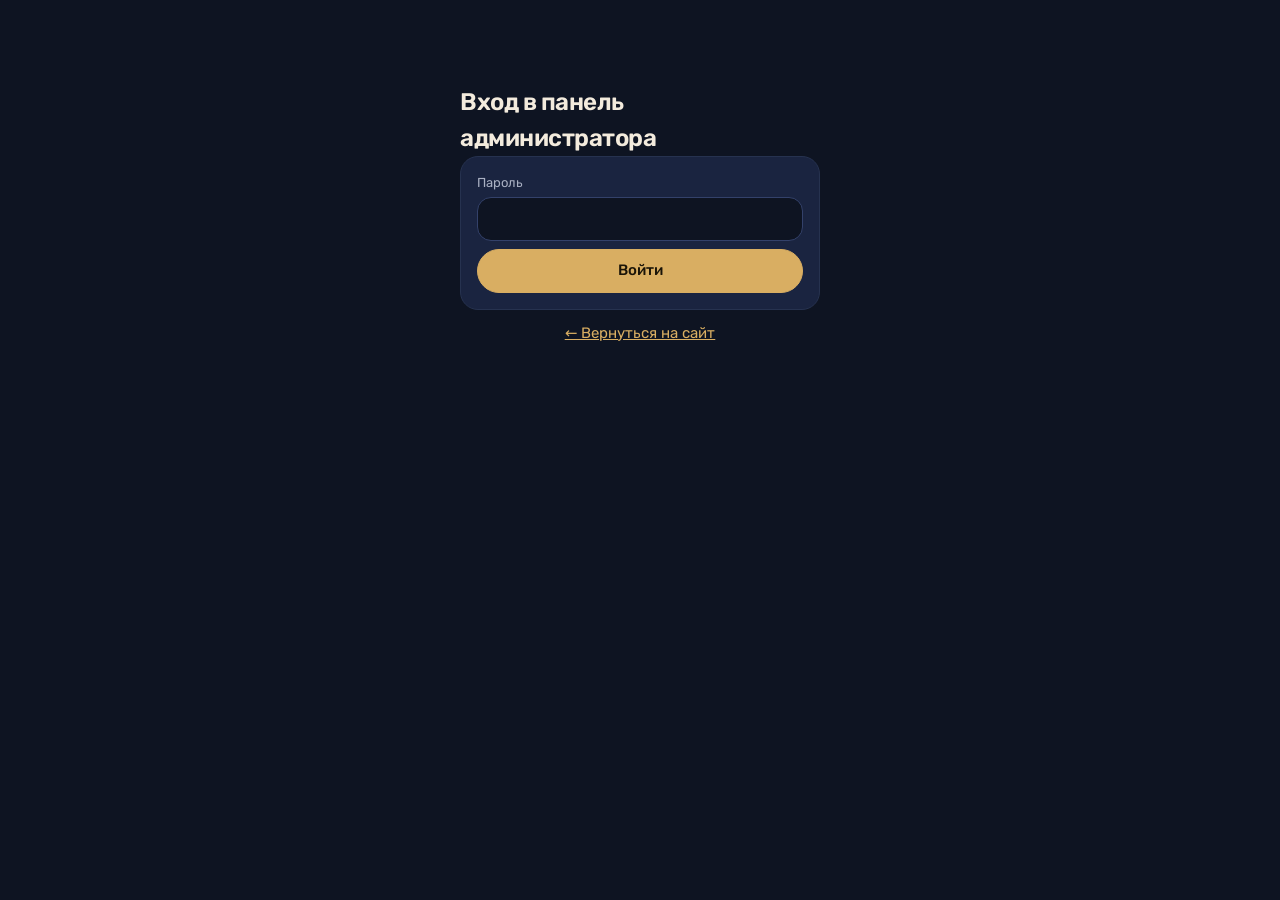
<file: admin.html>
<!DOCTYPE html>
<html lang="ru">
<head>
<meta charset="utf-8">
<meta name="viewport" content="width=device-width, initial-scale=1">
<meta name="robots" content="noindex, nofollow">
<title>Панель администратора</title>
<link rel="icon" type="image/png" href="favicon.png">
<link rel="stylesheet" href="fonts/fonts.css">
<style>
:root{--bg:#0E1422;--card:#1A2440;--ink:#F3EBDD;--muted:#A9B0C2;--line:#26324F;--line2:#33416A;--accent:#D9AE62;--on-accent:#1A1408;--red:#E08A7A;--ok:#8CC98A;--warn:#E8C27E}
*{box-sizing:border-box;margin:0}
body{font-family:Rubik,system-ui,-apple-system,"Segoe UI",Roboto,sans-serif;background:var(--bg);color:var(--ink);line-height:1.5;font-size:15px;padding:24px 16px}
a{color:var(--accent)}
:focus-visible{outline:2px solid var(--accent);outline-offset:2px}
.wrap{max-width:1100px;margin:0 auto}
h1{font-size:24px;font-weight:600;letter-spacing:-.02em}
h2{font-size:18px;font-weight:600;margin:20px 0 8px}
h3{font-size:15px;font-weight:600;margin-bottom:6px}
.layout{display:grid;grid-template-columns:200px minmax(0,1fr);grid-template-areas:"top top" "tabs main";column-gap:32px}
.top{grid-area:top;padding-bottom:16px;border-bottom:1px solid var(--line);margin-bottom:24px}
.tabs{grid-area:tabs;align-self:start;flex-direction:column;gap:4px;margin:0;position:sticky;top:24px}
.tabs button{border:0;background:transparent;color:var(--muted);text-align:left;padding:12px;font-size:15px}
.tabs button.on{background:var(--ink);color:var(--bg)}
#pb,#pc{grid-area:main;min-width:0}
.card{background:var(--card);border:1px solid var(--line);border-radius:8px;padding:16px;margin-bottom:12px}
button{font:inherit;cursor:pointer;border-radius:6px;border:1px solid var(--line2);background:var(--card);color:var(--ink);padding:9px 14px;min-height:44px}
a.btnlink{display:inline-flex;align-items:center;font:inherit;border-radius:6px;border:1px solid var(--line2);background:var(--card);color:var(--ink);padding:9px 14px;min-height:44px;text-decoration:none}
button.primary{background:var(--accent);border-color:var(--accent);color:var(--on-accent);font-weight:500}
button.danger{background:var(--card);color:var(--red);border-color:var(--red)}
button:disabled{opacity:.5;cursor:default}
input,select{font:inherit;padding:9px 10px;min-height:44px;border:1px solid var(--line2);border-radius:6px;background:var(--bg);color:var(--ink);width:100%;min-width:0}
input:focus,select:focus{border-color:var(--ink)}
label.f{display:grid;gap:4px;font-size:13px;color:var(--muted)}
.row{display:flex;gap:8px;flex-wrap:wrap;align-items:flex-end}
.row>*{flex:1 1 140px}
.row>button{flex:0 0 auto}
.top{display:flex;justify-content:space-between;align-items:center;gap:8px}
.tabs{display:flex}
.bk{display:grid;grid-template-columns:70px 1fr auto;gap:10px;align-items:center;padding:12px 0;border-top:1px solid var(--line)}
.bk:first-child{border-top:0}
.bk .t{font-weight:600;font-size:18px}
.bk small{color:var(--muted)}
.badge{display:inline-block;font-size:12px;padding:1px 8px;border-radius:99px;border:1px solid currentColor;margin-left:6px}
.new{color:var(--warn)}.okb{color:var(--ok)}
.acts{display:flex;gap:6px;flex-wrap:wrap;justify-content:flex-end}
.days{font-weight:600;margin:16px 0 6px;text-transform:capitalize}
.hours{display:grid;grid-template-columns:repeat(auto-fill,minmax(110px,1fr));gap:6px;margin-top:8px}
/* вкладки настроек и закреплённая внизу кнопка сохранения */
.stabs{display:flex;flex-wrap:wrap;gap:6px;margin-bottom:14px}
.stabs button{min-height:40px;padding:8px 16px;background:transparent;color:var(--muted)}
.stabs button.on{background:var(--ink);color:var(--bg);border-color:var(--ink)}
.savebar{position:sticky;bottom:0;z-index:3;display:flex;flex-wrap:wrap;align-items:center;gap:12px;padding:12px 0;background:var(--bg);border-top:1px solid var(--line)}
.savebar .msg{margin:0;color:var(--muted)}
.savebar .msg.good{color:var(--ok)}.savebar .msg.err{color:var(--red)}
/* цены услуги: по рамке на уровень мастера, внутри цена и минуты */
.lvls{display:grid;grid-template-columns:repeat(auto-fit,minmax(200px,1fr));gap:10px;margin-top:10px}
.lvl{border:1px solid var(--line);border-radius:14px;padding:10px 12px}
.lvl-t{font-size:13px;font-weight:600;color:var(--warn);margin-bottom:6px}
.lvl .two{display:grid;grid-template-columns:1fr 1fr;gap:8px}
.msg{margin:8px 0;font-size:14px}.msg.err{color:var(--red)}.msg.good{color:var(--ok)}
.hint{color:var(--muted);font-size:13px}
.empty{color:var(--muted);padding:12px 0}
@media (max-width:760px){.layout{grid-template-columns:1fr;grid-template-areas:"top" "tabs" "main"}.tabs{flex-direction:row;margin-bottom:12px}.bk{grid-template-columns:60px 1fr}.acts{grid-column:1/-1;justify-content:flex-start}}
/* === Скругления: единый стиль форм и кнопок === */
button,a.btnlink{border-radius:999px}
input,select{border-radius:14px}
/* свой вид списков: Safari иначе рисует их светлыми, и текст на тёмной теме не читается */
select{-webkit-appearance:none;appearance:none;padding-right:36px;background:var(--bg) url("data:image/svg+xml,%3Csvg xmlns='http://www.w3.org/2000/svg' viewBox='0 0 24 24' fill='none' stroke='%23D9AE62' stroke-width='2'%3E%3Cpath d='m6 9 6 6 6-6'/%3E%3C/svg%3E") no-repeat right 12px center/16px}
select option{background:var(--card);color:var(--ink)}
.card{border-radius:18px}
.bk,.bk:first-child{padding:12px 14px;margin-bottom:8px;border:1px solid var(--line);border-radius:14px;background:var(--bg)}
</style>
</head>
<body>
<div class="wrap">

<div id="login" style="display:none;max-width:360px;margin:60px auto">
  <h1>Вход в панель администратора</h1>
  <form id="lf" class="card">
    <label class="f">Пароль<input id="pw" type="password" autocomplete="current-password" required></label>
    <p class="msg err" id="lerr"></p>
    <button class="primary" type="submit" style="width:100%">Войти</button>
  </form>
  <p style="text-align:center"><a href="index.html">← Вернуться на сайт</a></p>
</div>

<div id="app" style="display:none">
<div class="layout">
  <div class="top"><h1>Панель администратора</h1><div class="row" style="flex:0 0 auto;gap:8px;flex-wrap:nowrap"><a class="btnlink" href="index.html">На сайт</a><button id="out" type="button">Выйти</button></div></div>
  <div class="tabs"><button type="button" id="tb" class="on">Записи</button><button type="button" id="tc">Настройки</button></div>

  <div id="pb">
    <div class="card">
      <h3>Добавить запись вручную</h3>
      <p class="hint">Для звонков и тех, кто пришёл сам. Время сразу станет занятым на сайте. Так же можно закрыть время мастера.</p>
      <form id="mf" class="row" style="margin-top:8px"></form>
      <p class="msg" id="mmsg"></p>
    </div>
    <div class="top"><h2 style="margin:0">Ближайшие записи</h2>
      <div class="row" style="flex:0 1 320px"><select id="fm"></select><button id="rf" type="button">Обновить</button></div></div>
    <p class="msg err" id="berr"></p>
    <div id="books"></div>
  </div>

  <div id="pc" style="display:none">
    <div id="cfg"></div>
  </div>
</div>
</div>
</div>

<script>
var W = 'https://bagdad-zayavki.kenny-ki.workers.dev';
var tok = sessionStorage.getItem('tk') || '';
var DAYS = ['Пн','Вт','Ср','Чт','Пт','Сб','Вс'];
var CFG = null, model = null, BOOKS = [], timer = null;
function $(id){ return document.getElementById(id); }
function el(t, c, x){ var n = document.createElement(t); if (c) n.className = c; if (x != null) n.textContent = x; return n; }

function api(path, body){
  var o = {headers: {'Authorization': 'Bearer ' + tok}};
  if (body !== undefined){ o.method = 'POST'; o.headers['Content-Type'] = 'application/json'; o.body = JSON.stringify(body); }
  return fetch(W + path, o).then(function(r){
    return r.json().catch(function(){ return {}; }).then(function(j){
      if (r.status === 401 && path !== '/admin/login'){ logout(); throw new Error('Войдите заново'); }
      if (!r.ok) throw new Error(j.error || ('Ошибка ' + r.status));
      return j;
    });
  });
}
function show(){
  var on = !!tok;
  $('login').style.display = on ? 'none' : 'block';
  $('app').style.display = on ? 'block' : 'none';
  if (on) init();
}
function logout(){ tok = ''; sessionStorage.removeItem('tk'); clearInterval(timer); document.title = 'Панель администратора'; show(); }
$('out').onclick = logout;
$('lf').onsubmit = function(e){
  e.preventDefault(); $('lerr').textContent = '';
  fetch(W + '/admin/login', {method: 'POST', headers: {'Content-Type': 'application/json'}, body: JSON.stringify({password: $('pw').value})})
    .then(function(r){ return r.json().then(function(j){ return {ok: r.ok, j: j}; }); })
    .then(function(x){
      if (!x.ok) throw new Error(x.j.error || 'Ошибка входа');
      tok = x.j.token; sessionStorage.setItem('tk', tok); $('pw').value = ''; show();
    })
    .catch(function(err){ $('lerr').textContent = err.message; });
};
function tab(t){
  $('pb').style.display = t === 'b' ? 'block' : 'none';
  $('pc').style.display = t === 'c' ? 'block' : 'none';
  $('tb').className = t === 'b' ? 'on' : ''; $('tc').className = t === 'c' ? 'on' : '';
}
$('tb').onclick = function(){ tab('b'); }; $('tc').onclick = function(){ tab('c'); };

function init(){
  fetch(W + '/config', {cache: 'no-cache'}).then(function(r){ return r.json(); }).then(function(c){
    CFG = c; model = JSON.parse(JSON.stringify(c));
    renderManual(); renderFilter(); renderCfg(); loadBooks();
    clearInterval(timer); timer = setInterval(function(){ if (!document.hidden) loadBooks(); }, 30000);
  }).catch(function(){ $('berr').textContent = 'Не удалось загрузить настройки. Проверьте Worker в Cloudflare.'; });}
function masterName(id){ var m = CFG.masters.filter(function(x){ return x.id === id; })[0]; return m ? m.name : id; }

/* ---------- записи ---------- */
function renderFilter(){
  var s = $('fm'); s.innerHTML = '';
  var o = el('option', '', 'Все мастера'); o.value = ''; s.appendChild(o);
  CFG.masters.forEach(function(m){ var x = el('option', '', m.name); x.value = m.id; s.appendChild(x); });
  s.onchange = renderBooks; $('rf').onclick = loadBooks;
}
function loadBooks(){
  $('berr').textContent = '';
  api('/admin/bookings').then(function(j){ BOOKS = j; renderBooks(); })
    .catch(function(e){ $('berr').textContent = e.message; });
}
function renderBooks(){
  var box = $('books'); box.innerHTML = '';
  var nw = BOOKS.filter(function(b){ return b.status !== 'ok'; }).length;
  document.title = (nw ? '(' + nw + ') ' : '') + 'Панель администратора';
  var f = $('fm').value, last = '', card = null, n = 0;
  var today = new Date(); today.setDate(today.getDate() - 1);
  BOOKS.filter(function(b){ return !f || b.master === f; }).forEach(function(b){
    n++;
    if (b.date !== last){
      last = b.date;
      var d = new Date(b.date + 'T12:00:00');
      box.appendChild(el('div', 'days', d.toLocaleDateString('ru-RU', {weekday: 'long', day: 'numeric', month: 'long'})));
      card = el('div', 'card'); box.appendChild(card);
    }
    var row = el('div', 'bk');
    row.appendChild(el('div', 't', b.time || '—'));
    var mid = el('div');
    var l1 = el('div'); l1.appendChild(el('strong', '', b.name || 'Без имени'));
    var bd = el('span', 'badge ' + (b.status === 'ok' ? 'okb' : 'new'), b.status === 'ok' ? 'Подтверждена' : 'Новая'); l1.appendChild(bd);
    if (b.manual) l1.appendChild(el('span', 'badge', 'вручную'));
    mid.appendChild(l1);
    var l2 = el('small', '', masterName(b.master) + ', ' + (b.service || ''));
    mid.appendChild(l2);
    if (b.phone && b.phone !== '—'){
      mid.appendChild(document.createElement('br'));
      var a = el('a', '', b.phone); a.href = 'tel:' + b.phone.replace(/[^\d+]/g, ''); mid.appendChild(a);
    }
    row.appendChild(mid);
    var ac = el('div', 'acts');
    if (b.status !== 'ok'){ var ok = el('button', 'primary', 'Подтвердить'); ok.onclick = function(){ act(b.id, 'ok'); }; ac.appendChild(ok); }
    var no = el('button', 'danger', 'Отменить');
    no.onclick = function(){ if (confirm('Отменить запись «' + (b.name || '') + '» на ' + b.date + ' ' + (b.time || '') + '? Время освободится на сайте.')) act(b.id, 'no'); };
    ac.appendChild(no); row.appendChild(ac); card.appendChild(row);
  });
  if (!n) box.appendChild(el('p', 'empty', 'Записей пока нет.'));
}
function act(id, a){ api('/admin/action', {id: id, act: a}).then(loadBooks).catch(function(e){ $('berr').textContent = e.message; }); }

function renderManual(){
  var f = $('mf'); f.innerHTML = '';
  function sel(label, id, opts){ var l = el('label', 'f', label), s = el('select'); s.id = id;
    opts.forEach(function(o){ var x = el('option', '', o[1]); x.value = o[0]; s.appendChild(x); }); l.appendChild(s); f.appendChild(l); }
  sel('Мастер', 'mm', CFG.masters.map(function(m){ return [m.id, m.name + ' (' + m.level.toLowerCase() + ')']; }));
  sel('Услуга', 'ms', []);
  // услуги только те, что есть у уровня выбранного мастера
  function fillSvc(){
    var m = CFG.masters.filter(function(x){ return x.id === $('mm').value; })[0], s = $('ms'); s.innerHTML = '';
    CFG.services.forEach(function(v){ var p = m && v.prices[m.level]; if (!p || !p.minutes) return;
      var x = el('option', '', v.name + ' (' + p.minutes + ' мин, ' + p.price + ' ₽)'); x.value = v.name; s.appendChild(x); });
  }
  $('mm').onchange = fillSvc; fillSvc();
  var dl = el('label', 'f', 'Дата'), di = el('input'); di.type = 'date'; di.id = 'md'; di.required = true;
  var t = new Date(); di.value = t.getFullYear() + '-' + ('0' + (t.getMonth() + 1)).slice(-2) + '-' + ('0' + t.getDate()).slice(-2);
  dl.appendChild(di); f.appendChild(dl);
  var times = []; for (var m = 8 * 60; m < 23 * 60; m += 30) times.push([('0' + Math.floor(m / 60)).slice(-2) + ':' + (m % 60 ? '30' : '00')]);
  sel('Время', 'mt', times.map(function(x){ return [x[0], x[0]]; }));
  var nl = el('label', 'f', 'Имя (необязательно)'), ni = el('input'); ni.id = 'mn'; nl.appendChild(ni); f.appendChild(nl);
  var pl = el('label', 'f', 'Телефон (необязательно)'), pi = el('input'); pi.id = 'mp'; pi.type = 'tel'; pl.appendChild(pi); f.appendChild(pl);
  var b = el('button', 'primary', 'Добавить'); b.type = 'submit'; f.appendChild(b);
  f.onsubmit = function(e){
    e.preventDefault(); var msg = $('mmsg'); msg.className = 'msg'; msg.textContent = '';
    api('/admin/book', {master: $('mm').value, service: $('ms').value, date: $('md').value, time: $('mt').value, name: $('mn').value, phone: $('mp').value})
      .then(function(){ msg.className = 'msg good'; msg.textContent = 'Запись добавлена, время занято.'; $('mn').value = ''; $('mp').value = ''; loadBooks(); })
      .catch(function(err){ msg.className = 'msg err'; msg.textContent = err.message; });
  };
}

/* ---------- настройки ---------- */
function field(label, obj, key, type){
  var l = el('label', 'f', label), i = el('input'); i.type = type || 'text';
  i.value = obj[key] == null ? '' : obj[key];
  i.oninput = function(){ obj[key] = type === 'number' ? Number(i.value) : i.value; };
  l.appendChild(i); return l;
}
// вкладки настроек: показывается один блок, сохраняются все сразу
var SECS = [['svc', 'Услуги и цены'], ['mst', 'Мастера и график'], ['shop', 'Салон'], ['gen', 'Общие']], SEC = 'svc';
function renderCfg(){
  var box = $('cfg'); box.innerHTML = '';
  var bar = el('div', 'stabs'); bar.setAttribute('role', 'tablist'); box.appendChild(bar);
  var g = el('div', 'card'); g.appendChild(el('h3', '', 'Общие'));
  g.appendChild(field('Записываться на дней вперёд (1-120)', model, 'ahead', 'number')); g.dataset.sec = 'gen'; box.appendChild(g);

  var s = el('div', 'card'); s.appendChild(el('h3', '', 'Салон'));
  var r1 = el('div', 'row'); ['name', 'address', 'note', 'phone', 'phone2', 'email', 'vk', 'tg'].forEach(function(k, i){
    r1.appendChild(field(['Название (без слова «Барбершоп»)', 'Адрес', 'Как найти', 'Телефон', 'Второй телефон', 'E-mail', 'Ссылка ВКонтакте', 'Ссылка Telegram'][i], model.shop, k)); });
  s.appendChild(r1); s.appendChild(el('h3', '', 'Часы работы салона (текст на сайте)')).style.marginTop = '10px';
  model.shop.hours.forEach(function(h, i){
    var r = el('div', 'row'); r.style.marginBottom = '6px';
    r.appendChild(field('Дни', h, 0)); r.appendChild(field('Часы', h, 1));
    var d = el('button', 'danger', 'Убрать'); d.type = 'button'; d.onclick = function(){ model.shop.hours.splice(i, 1); renderCfg(); }; r.appendChild(d);
    s.appendChild(r);
  });
  var ah = el('button', '', 'Добавить строку'); ah.type = 'button'; ah.onclick = function(){ model.shop.hours.push(['', '']); renderCfg(); }; s.appendChild(ah);
  s.dataset.sec = 'shop'; box.appendChild(s);

  var sv = el('div', 'card'); sv.appendChild(el('h3', '', 'Услуги и цены'));
  sv.appendChild(el('p', 'hint', 'Цена и минуты для каждого уровня мастера. Пустая цена: уровень эту услугу не делает. Пустые минуты: на сайте видна цена, но записаться можно только по телефону.'));
  model.services.forEach(function(x, i){
    var c = el('div'); c.style.cssText = 'border-top:1px solid var(--line);padding-top:10px;margin-top:10px';
    var r = el('div', 'row'); r.appendChild(field('Название', x, 'name')); r.appendChild(field('Описание', x, 'desc')); r.appendChild(field('Группа в прайсе', x, 'group'));
    var d = el('button', 'danger', 'Убрать'); d.type = 'button'; d.onclick = function(){ model.services.splice(i, 1); renderCfg(); }; r.appendChild(d);
    c.appendChild(r);
    var g = el('div', 'lvls');
    model.levels.forEach(function(l){
      var p = x.prices[l] || {price: null, minutes: null}, box = el('div', 'lvl');
      box.appendChild(el('div', 'lvl-t', l)); var two = el('div', 'two'); box.appendChild(two); g.appendChild(box);
      [['price', 'Цена, ₽'], ['minutes', 'Минут']].forEach(function(f){
        var lb = el('label', 'f', f[1]), inp = el('input'); inp.type = 'number'; inp.value = p[f[0]] == null ? '' : p[f[0]];
        inp.oninput = function(){
          var v = inp.value === '' ? null : Number(inp.value), cur = x.prices[l] || {price: null, minutes: null};
          cur[f[0]] = v; if (cur.price == null) delete x.prices[l]; else x.prices[l] = cur;
        };
        lb.appendChild(inp); two.appendChild(lb);
      });
    });
    c.appendChild(g); sv.appendChild(c);
  });
  var as = el('button', '', 'Добавить услугу'); as.type = 'button'; as.style.marginTop = '12px';
  as.onclick = function(){ var pr = {}; pr[model.levels[0]] = {price: 1000, minutes: 30}; model.services.push({name: 'Новая услуга', group: 'Дополнительно', desc: '', prices: pr}); renderCfg(); }; sv.appendChild(as);
  sv.dataset.sec = 'svc'; box.appendChild(sv);

  var ms = el('div', 'card'); ms.appendChild(el('h3', '', 'Мастера и график'));
  ms.appendChild(el('p', 'hint', 'Часы в формате 10:00-21:00 (шаг 30 минут). Пустое поле означает выходной. Мастер без рабочих дней скрыт на сайте. Удалить мастера нельзя, чтобы не потерять записи. Фото мастера — файл m1.jpg, m2.jpg и так далее (номер в скобках у имени) в папке сайта на GitHub.'));
  model.masters.forEach(function(m){
    var c = el('div'); c.style.cssText = 'border-top:1px solid var(--line);padding-top:10px;margin-top:10px';
    var r = el('div', 'row'); r.appendChild(field('Имя (' + m.id + ')', m, 'name')); r.appendChild(field('Стаж', m, 'exp'));
    var ll = el('label', 'f', 'Уровень'), ls = el('select');
    model.levels.forEach(function(l){ var o = el('option', '', l); o.value = l; ls.appendChild(o); });
    ls.value = m.level; ls.onchange = function(){ m.level = ls.value; }; ll.appendChild(ls); r.appendChild(ll); c.appendChild(r);
    var h = el('div', 'hours'); DAYS.forEach(function(d){ var l = field(d, m.hours, d); l.querySelector('input').placeholder = 'выходной'; h.appendChild(l); });
    c.appendChild(h); ms.appendChild(c);
  });
  var am = el('button', '', 'Добавить мастера'); am.type = 'button'; am.style.marginTop = '12px';
  am.onclick = function(){
    var n = Math.max.apply(null, model.masters.map(function(m){ return +m.id.slice(1); })) + 1, hr = {};
    DAYS.forEach(function(d){ hr[d] = ''; });
    model.masters.push({id: 'm' + n, name: 'Новый мастер', level: model.levels[model.levels.length - 1], exp: '', hours: hr}); renderCfg();
  };
  ms.appendChild(am); ms.dataset.sec = 'mst'; box.appendChild(ms);

  SECS.forEach(function(x){
    var b = el('button', SEC === x[0] ? 'on' : '', x[1]); b.type = 'button'; b.setAttribute('role', 'tab'); b.setAttribute('aria-selected', SEC === x[0]);
    b.onclick = function(){ SEC = x[0]; renderCfg(); window.scrollTo(0, 0); }; bar.appendChild(b);
  });
  [].forEach.call(box.querySelectorAll('.card[data-sec]'), function(c){ c.hidden = c.dataset.sec !== SEC; });

  var sb = el('button', 'primary', 'Сохранить настройки'); sb.type = 'button';
  var msg = el('p', 'msg', 'Сохраняются все вкладки сразу, на сайте изменения появятся в течение минуты.');
  sb.onclick = function(){
    msg.className = 'msg'; msg.textContent = 'Сохраняем…';
    api('/admin/config', {config: model}).then(function(){
      CFG = JSON.parse(JSON.stringify(model)); msg.className = 'msg good'; msg.textContent = 'Сохранено. Сайт подхватит изменения в течение минуты.';
      renderManual(); renderFilter(); renderBooks();
    }).catch(function(e){ msg.className = 'msg err'; msg.textContent = e.message; });
  };
  var save = el('div', 'savebar'); save.appendChild(sb); save.appendChild(msg); box.appendChild(save);
}
show();
</script>
</body>
</html>
</file>
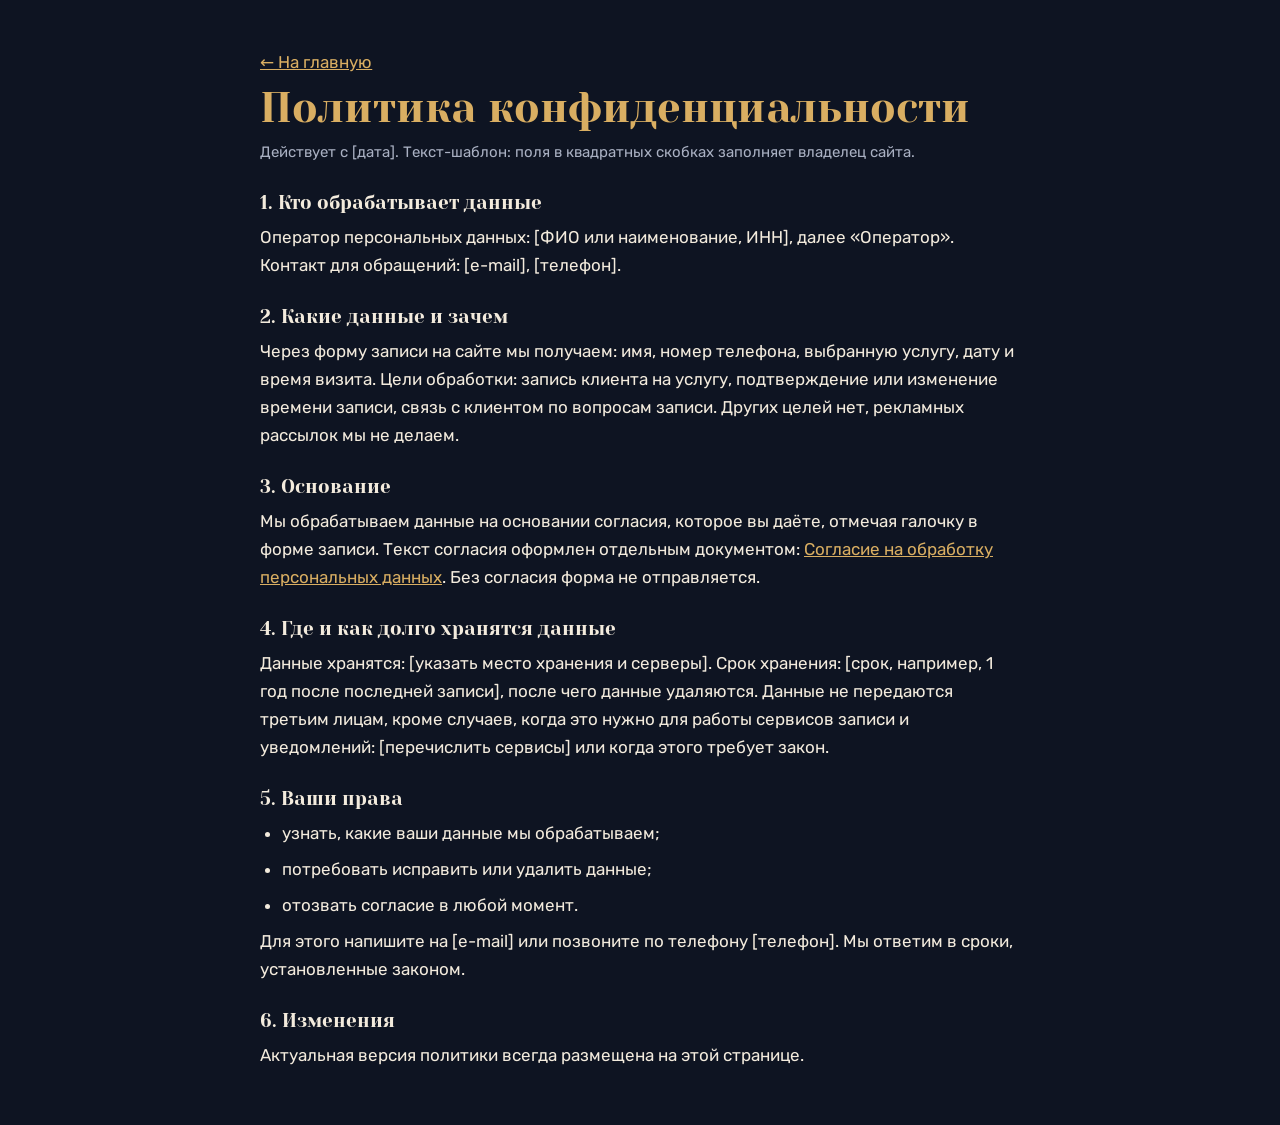
<file: privacy.html>
<!DOCTYPE html>
<html lang="ru">
<head>
<meta name="robots" content="noindex">
<meta charset="utf-8">
<meta name="viewport" content="width=device-width, initial-scale=1">
<title>Политика конфиденциальности</title>
<link rel="icon" type="image/png" href="favicon.png">
<link rel="stylesheet" href="fonts/fonts.css">
<style>
:root{--bg:#0E1422;--ink:#F3EBDD;--muted:#A9B0C2;--gold:#D9AE62}
*{box-sizing:border-box;margin:0}
body{font-family:Rubik,system-ui,sans-serif;background:var(--bg);color:var(--ink);line-height:1.65;font-size:17px;padding:48px 24px}
main{max-width:760px;margin:0 auto}
h1,h2{font-family:"Yeseva One",Georgia,serif;font-weight:400;line-height:1.15}
h1{font-size:clamp(28px,6vw,42px);margin-bottom:8px;color:var(--gold)}
h2{font-size:19px;margin:28px 0 8px}
p,li{margin-bottom:8px}
ul{padding-left:22px}
a{color:var(--gold)}
:focus-visible{outline:2px solid var(--gold);outline-offset:3px}
.muted{color:var(--muted);font-size:15px}
</style>
</head>
<body>
<main>
<p><a href="index.html">← На главную</a></p>
<h1>Политика конфиденциальности</h1>
<p class="muted">Действует с [дата]. Текст-шаблон: поля в квадратных скобках заполняет владелец сайта.</p>

<h2>1. Кто обрабатывает данные</h2>
<p>Оператор персональных данных: [ФИО или наименование, ИНН], далее «Оператор». Контакт для обращений: [e-mail], [телефон].</p>

<h2>2. Какие данные и зачем</h2>
<p>Через форму записи на сайте мы получаем: имя, номер телефона, выбранную услугу, дату и время визита. Цели обработки: запись клиента на услугу, подтверждение или изменение времени записи, связь с клиентом по вопросам записи. Других целей нет, рекламных рассылок мы не делаем.</p>

<h2>3. Основание</h2>
<p>Мы обрабатываем данные на основании согласия, которое вы даёте, отмечая галочку в форме записи. Текст согласия оформлен отдельным документом: <a href="soglasie.html">Согласие на обработку персональных данных</a>. Без согласия форма не отправляется.</p>

<h2>4. Где и как долго хранятся данные</h2>
<p>Данные хранятся: [указать место хранения и серверы]. Срок хранения: [срок, например, 1 год после последней записи], после чего данные удаляются. Данные не передаются третьим лицам, кроме случаев, когда это нужно для работы сервисов записи и уведомлений: [перечислить сервисы] или когда этого требует закон.</p>

<h2>5. Ваши права</h2>
<ul>
<li>узнать, какие ваши данные мы обрабатываем;</li>
<li>потребовать исправить или удалить данные;</li>
<li>отозвать согласие в любой момент.</li>
</ul>
<p>Для этого напишите на [e-mail] или позвоните по телефону [телефон]. Мы ответим в сроки, установленные законом.</p>

<h2>6. Изменения</h2>
<p>Актуальная версия политики всегда размещена на этой странице.</p>
</main>
</body>
</html>
</file>
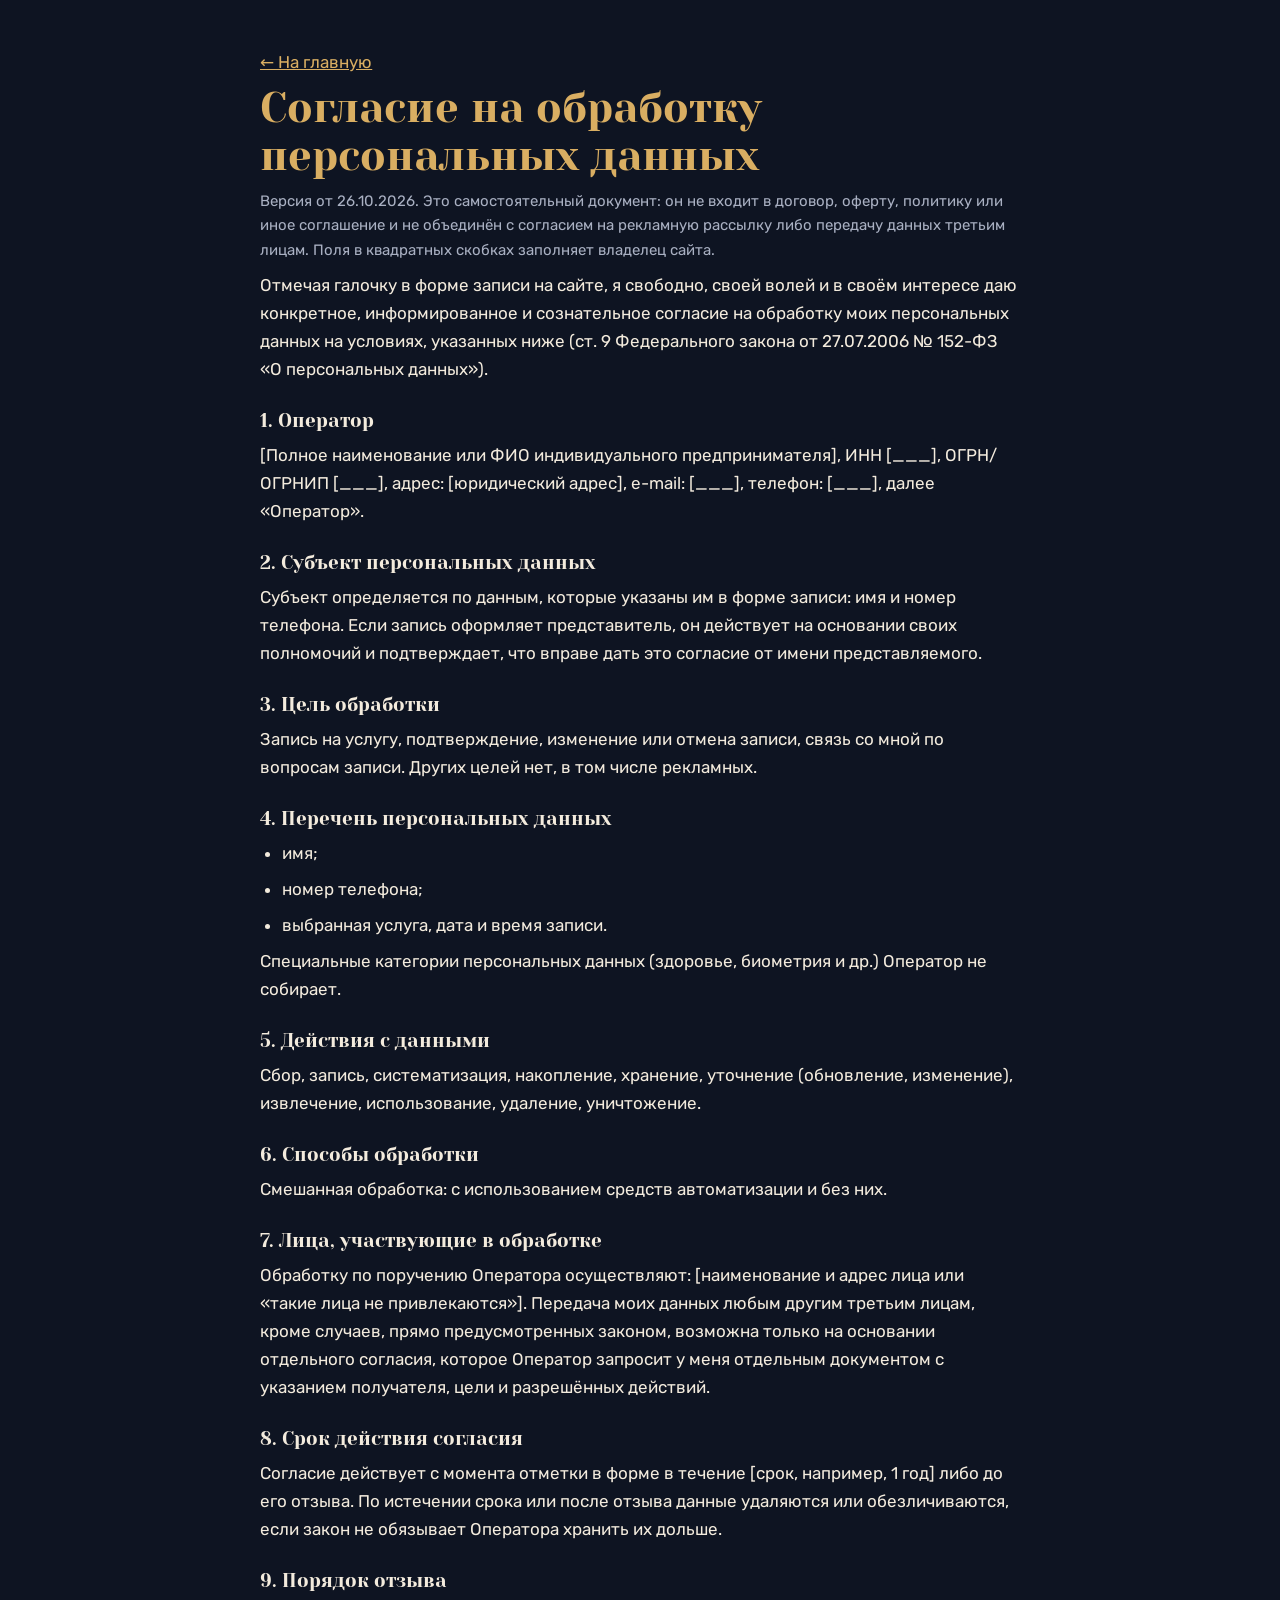
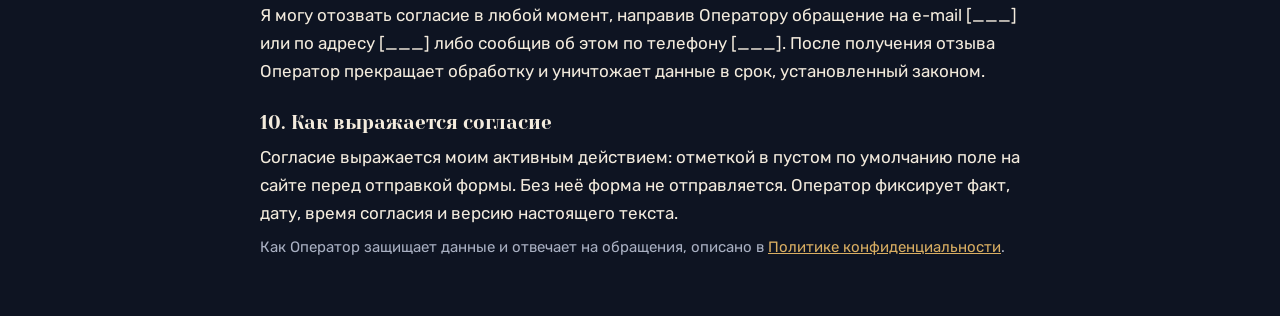
<file: soglasie.html>
<!DOCTYPE html>
<html lang="ru">
<head>
<meta name="robots" content="noindex">
<meta charset="utf-8">
<meta name="viewport" content="width=device-width, initial-scale=1">
<title>Согласие на обработку персональных данных</title>
<link rel="icon" type="image/png" href="favicon.png">
<link rel="stylesheet" href="fonts/fonts.css">
<style>
:root{--bg:#0E1422;--ink:#F3EBDD;--muted:#A9B0C2;--gold:#D9AE62}
*{box-sizing:border-box;margin:0}
body{font-family:Rubik,system-ui,sans-serif;background:var(--bg);color:var(--ink);line-height:1.65;font-size:17px;padding:48px 24px}
main{max-width:760px;margin:0 auto}
h1,h2{font-family:"Yeseva One",Georgia,serif;font-weight:400;line-height:1.15}
h1{font-size:clamp(28px,6vw,42px);margin-bottom:8px;color:var(--gold)}
h2{font-size:19px;margin:28px 0 8px}
p,li{margin-bottom:8px}
ul{padding-left:22px}
a{color:var(--gold)}
:focus-visible{outline:2px solid var(--gold);outline-offset:3px}
.muted{color:var(--muted);font-size:15px}
</style>
</head>
<body>
<main>
<p><a href="index.html">← На главную</a></p>
<h1>Согласие на обработку персональных данных</h1>
<p class="muted">Версия от 26.10.2026. Это самостоятельный документ: он не входит в договор, оферту, политику или иное соглашение и не объединён с согласием на рекламную рассылку либо передачу данных третьим лицам. Поля в квадратных скобках заполняет владелец сайта.</p>

<p>Отмечая галочку в форме записи на сайте, я свободно, своей волей и в своём интересе даю конкретное, информированное и сознательное согласие на обработку моих персональных данных на условиях, указанных ниже (ст. 9 Федерального закона от 27.07.2006 № 152-ФЗ «О персональных данных»).</p>

<h2>1. Оператор</h2>
<p>[Полное наименование или ФИО индивидуального предпринимателя], ИНН [___], ОГРН/ОГРНИП [___], адрес: [юридический адрес], e-mail: [___], телефон: [___], далее «Оператор».</p>

<h2>2. Субъект персональных данных</h2>
<p>Субъект определяется по данным, которые указаны им в форме записи: имя и номер телефона. Если запись оформляет представитель, он действует на основании своих полномочий и подтверждает, что вправе дать это согласие от имени представляемого.</p>

<h2>3. Цель обработки</h2>
<p>Запись на услугу, подтверждение, изменение или отмена записи, связь со мной по вопросам записи. Других целей нет, в том числе рекламных.</p>

<h2>4. Перечень персональных данных</h2>
<ul>
<li>имя;</li>
<li>номер телефона;</li>
<li>выбранная услуга, дата и время записи.</li>
</ul>
<p>Специальные категории персональных данных (здоровье, биометрия и др.) Оператор не собирает.</p>

<h2>5. Действия с данными</h2>
<p>Сбор, запись, систематизация, накопление, хранение, уточнение (обновление, изменение), извлечение, использование, удаление, уничтожение.</p>

<h2>6. Способы обработки</h2>
<p>Смешанная обработка: с использованием средств автоматизации и без них.</p>

<h2>7. Лица, участвующие в обработке</h2>
<p>Обработку по поручению Оператора осуществляют: [наименование и адрес лица или «такие лица не привлекаются»]. Передача моих данных любым другим третьим лицам, кроме случаев, прямо предусмотренных законом, возможна только на основании отдельного согласия, которое Оператор запросит у меня отдельным документом с указанием получателя, цели и разрешённых действий.</p>

<h2>8. Срок действия согласия</h2>
<p>Согласие действует с момента отметки в форме в течение [срок, например, 1 год] либо до его отзыва. По истечении срока или после отзыва данные удаляются или обезличиваются, если закон не обязывает Оператора хранить их дольше.</p>

<h2>9. Порядок отзыва</h2>
<p>Я могу отозвать согласие в любой момент, направив Оператору обращение на e-mail [___] или по адресу [___] либо сообщив об этом по телефону [___]. После получения отзыва Оператор прекращает обработку и уничтожает данные в срок, установленный законом.</p>

<h2>10. Как выражается согласие</h2>
<p>Согласие выражается моим активным действием: отметкой в пустом по умолчанию поле на сайте перед отправкой формы. Без неё форма не отправляется. Оператор фиксирует факт, дату, время согласия и версию настоящего текста.</p>

<p class="muted">Как Оператор защищает данные и отвечает на обращения, описано в <a href="privacy.html">Политике конфиденциальности</a>.</p>
</main>
</body>
</html>
</file>
<file: fonts/fonts.css>
/* Шрифты лежат на самом сайте, а не грузятся с Google Fonts: так IP посетителей не уходит за рубеж (152-ФЗ). Лицензии рядом. */
@font-face{font-family:'Rubik';font-style:normal;font-weight:400 600;font-display:swap;src:url(Rubik-cyrillic-400.woff2) format('woff2');unicode-range:U+0301, U+0400-045F, U+0490-0491, U+04B0-04B1, U+2116}
@font-face{font-family:'Rubik';font-style:normal;font-weight:400 600;font-display:swap;src:url(Rubik-latin-400.woff2) format('woff2');unicode-range:U+0000-00FF, U+0131, U+0152-0153, U+02BB-02BC, U+02C6, U+02DA, U+02DC, U+0304, U+0308, U+0329, U+2000-206F, U+20AC, U+2122, U+2191, U+2193, U+2212, U+2215, U+FEFF, U+FFFD}
@font-face{font-family:'Yeseva One';font-style:normal;font-weight:400;font-display:swap;src:url(YesevaOne-cyrillic-400.woff2) format('woff2');unicode-range:U+0301, U+0400-045F, U+0490-0491, U+04B0-04B1, U+2116}
@font-face{font-family:'Yeseva One';font-style:normal;font-weight:400;font-display:swap;src:url(YesevaOne-latin-400.woff2) format('woff2');unicode-range:U+0000-00FF, U+0131, U+0152-0153, U+02BB-02BC, U+02C6, U+02DA, U+02DC, U+0304, U+0308, U+0329, U+2000-206F, U+20AC, U+2122, U+2191, U+2193, U+2212, U+2215, U+FEFF, U+FFFD}
</file>
